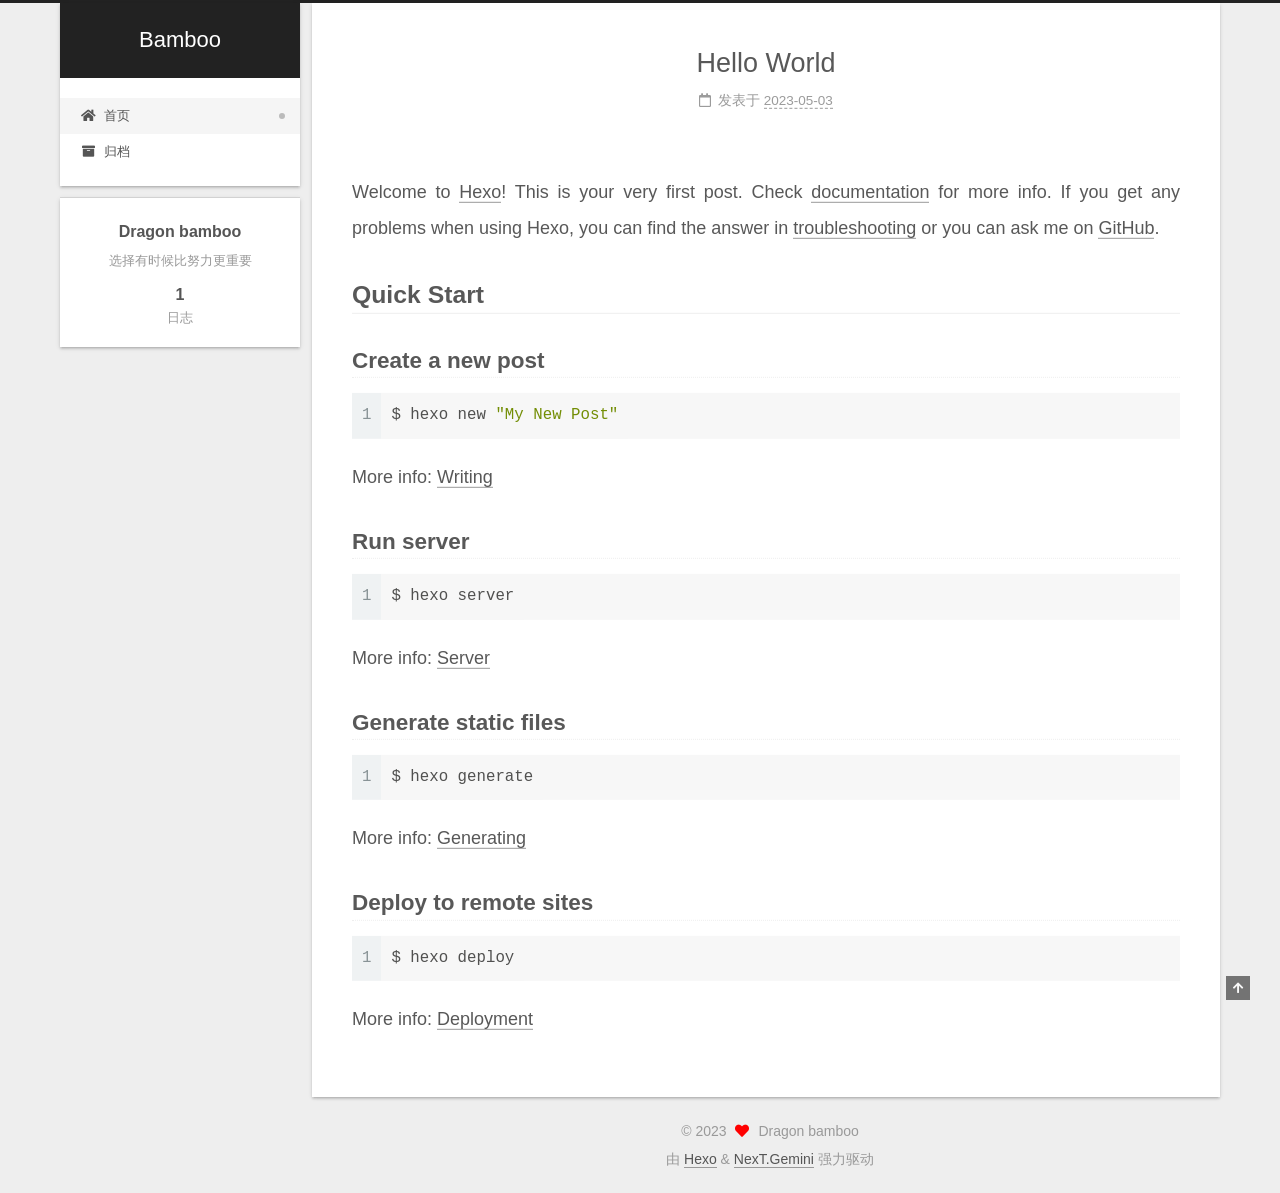
<file: index.html>
<!DOCTYPE html>
<html lang="zh-CN">
<head>
  <meta charset="UTF-8">
<meta name="viewport" content="width=device-width, initial-scale=1, maximum-scale=2">
<meta name="theme-color" content="#222">
<meta name="generator" content="Hexo 6.3.0">
  <link rel="apple-touch-icon" sizes="180x180" href="/images/apple-touch-icon-next.png">
  <link rel="icon" type="image/png" sizes="32x32" href="/images/favicon-32x32-next.png">
  <link rel="icon" type="image/png" sizes="16x16" href="/images/favicon-16x16-next.png">
  <link rel="mask-icon" href="/images/logo.svg" color="#222">

<link rel="stylesheet" href="/css/main.css">


<link rel="stylesheet" href="/lib/font-awesome/css/all.min.css">

<script id="hexo-configurations">
    var NexT = window.NexT || {};
    var CONFIG = {"hostname":"example.com","root":"/","scheme":"Gemini","version":"7.8.0","exturl":false,"sidebar":{"position":"left","display":"post","padding":18,"offset":12,"onmobile":false},"copycode":{"enable":false,"show_result":false,"style":null},"back2top":{"enable":true,"sidebar":false,"scrollpercent":false},"bookmark":{"enable":false,"color":"#222","save":"auto"},"fancybox":false,"mediumzoom":false,"lazyload":false,"pangu":false,"comments":{"style":"tabs","active":null,"storage":true,"lazyload":false,"nav":null},"algolia":{"hits":{"per_page":10},"labels":{"input_placeholder":"Search for Posts","hits_empty":"We didn't find any results for the search: ${query}","hits_stats":"${hits} results found in ${time} ms"}},"localsearch":{"enable":false,"trigger":"auto","top_n_per_article":1,"unescape":false,"preload":false},"motion":{"enable":true,"async":false,"transition":{"post_block":"fadeIn","post_header":"slideDownIn","post_body":"slideDownIn","coll_header":"slideLeftIn","sidebar":"slideUpIn"}}};
  </script>

  <meta name="description" content="选择有时候比努力更重要">
<meta property="og:type" content="website">
<meta property="og:title" content="Bamboo">
<meta property="og:url" content="http://example.com/index.html">
<meta property="og:site_name" content="Bamboo">
<meta property="og:description" content="选择有时候比努力更重要">
<meta property="og:locale" content="zh_CN">
<meta property="article:author" content="Dragon bamboo">
<meta name="twitter:card" content="summary">

<link rel="canonical" href="http://example.com/">


<script id="page-configurations">
  // https://hexo.io/docs/variables.html
  CONFIG.page = {
    sidebar: "",
    isHome : true,
    isPost : false,
    lang   : 'zh-CN'
  };
</script>

  <title>Bamboo</title>
  






  <noscript>
  <style>
  .use-motion .brand,
  .use-motion .menu-item,
  .sidebar-inner,
  .use-motion .post-block,
  .use-motion .pagination,
  .use-motion .comments,
  .use-motion .post-header,
  .use-motion .post-body,
  .use-motion .collection-header { opacity: initial; }

  .use-motion .site-title,
  .use-motion .site-subtitle {
    opacity: initial;
    top: initial;
  }

  .use-motion .logo-line-before i { left: initial; }
  .use-motion .logo-line-after i { right: initial; }
  </style>
</noscript>

</head>

<body itemscope itemtype="http://schema.org/WebPage">
  <div class="container use-motion">
    <div class="headband"></div>

    <header class="header" itemscope itemtype="http://schema.org/WPHeader">
      <div class="header-inner"><div class="site-brand-container">
  <div class="site-nav-toggle">
    <div class="toggle" aria-label="切换导航栏">
      <span class="toggle-line toggle-line-first"></span>
      <span class="toggle-line toggle-line-middle"></span>
      <span class="toggle-line toggle-line-last"></span>
    </div>
  </div>

  <div class="site-meta">

    <a href="/" class="brand" rel="start">
      <span class="logo-line-before"><i></i></span>
      <h1 class="site-title">Bamboo</h1>
      <span class="logo-line-after"><i></i></span>
    </a>
  </div>

  <div class="site-nav-right">
    <div class="toggle popup-trigger">
    </div>
  </div>
</div>




<nav class="site-nav">
  <ul id="menu" class="main-menu menu">
        <li class="menu-item menu-item-home">

    <a href="/" rel="section"><i class="fa fa-home fa-fw"></i>首页</a>

  </li>
        <li class="menu-item menu-item-archives">

    <a href="/archives/" rel="section"><i class="fa fa-archive fa-fw"></i>归档</a>

  </li>
  </ul>
</nav>




</div>
    </header>

    
  <div class="back-to-top">
    <i class="fa fa-arrow-up"></i>
    <span>0%</span>
  </div>


    <main class="main">
      <div class="main-inner">
        <div class="content-wrap">
          

          <div class="content index posts-expand">
            
      
  
  
  <article itemscope itemtype="http://schema.org/Article" class="post-block" lang="zh-CN">
    <link itemprop="mainEntityOfPage" href="http://example.com/2023/05/03/hello-world/">

    <span hidden itemprop="author" itemscope itemtype="http://schema.org/Person">
      <meta itemprop="image" content="/images/avatar.gif">
      <meta itemprop="name" content="Dragon bamboo">
      <meta itemprop="description" content="选择有时候比努力更重要">
    </span>

    <span hidden itemprop="publisher" itemscope itemtype="http://schema.org/Organization">
      <meta itemprop="name" content="Bamboo">
    </span>
      <header class="post-header">
        <h2 class="post-title" itemprop="name headline">
          
            <a href="/2023/05/03/hello-world/" class="post-title-link" itemprop="url">Hello World</a>
        </h2>

        <div class="post-meta">
            <span class="post-meta-item">
              <span class="post-meta-item-icon">
                <i class="far fa-calendar"></i>
              </span>
              <span class="post-meta-item-text">发表于</span>

              <time title="创建时间：2023-05-03 18:02:47" itemprop="dateCreated datePublished" datetime="2023-05-03T18:02:47+08:00">2023-05-03</time>
            </span>

          

        </div>
      </header>

    
    
    
    <div class="post-body" itemprop="articleBody">

      
          <p>Welcome to <a target="_blank" rel="noopener" href="https://hexo.io/">Hexo</a>! This is your very first post. Check <a target="_blank" rel="noopener" href="https://hexo.io/docs/">documentation</a> for more info. If you get any problems when using Hexo, you can find the answer in <a target="_blank" rel="noopener" href="https://hexo.io/docs/troubleshooting.html">troubleshooting</a> or you can ask me on <a target="_blank" rel="noopener" href="https://github.com/hexojs/hexo/issues">GitHub</a>.</p>
<h2 id="Quick-Start"><a href="#Quick-Start" class="headerlink" title="Quick Start"></a>Quick Start</h2><h3 id="Create-a-new-post"><a href="#Create-a-new-post" class="headerlink" title="Create a new post"></a>Create a new post</h3><figure class="highlight bash"><table><tr><td class="gutter"><pre><span class="line">1</span><br></pre></td><td class="code"><pre><span class="line">$ hexo new <span class="string">&quot;My New Post&quot;</span></span><br></pre></td></tr></table></figure>

<p>More info: <a target="_blank" rel="noopener" href="https://hexo.io/docs/writing.html">Writing</a></p>
<h3 id="Run-server"><a href="#Run-server" class="headerlink" title="Run server"></a>Run server</h3><figure class="highlight bash"><table><tr><td class="gutter"><pre><span class="line">1</span><br></pre></td><td class="code"><pre><span class="line">$ hexo server</span><br></pre></td></tr></table></figure>

<p>More info: <a target="_blank" rel="noopener" href="https://hexo.io/docs/server.html">Server</a></p>
<h3 id="Generate-static-files"><a href="#Generate-static-files" class="headerlink" title="Generate static files"></a>Generate static files</h3><figure class="highlight bash"><table><tr><td class="gutter"><pre><span class="line">1</span><br></pre></td><td class="code"><pre><span class="line">$ hexo generate</span><br></pre></td></tr></table></figure>

<p>More info: <a target="_blank" rel="noopener" href="https://hexo.io/docs/generating.html">Generating</a></p>
<h3 id="Deploy-to-remote-sites"><a href="#Deploy-to-remote-sites" class="headerlink" title="Deploy to remote sites"></a>Deploy to remote sites</h3><figure class="highlight bash"><table><tr><td class="gutter"><pre><span class="line">1</span><br></pre></td><td class="code"><pre><span class="line">$ hexo deploy</span><br></pre></td></tr></table></figure>

<p>More info: <a target="_blank" rel="noopener" href="https://hexo.io/docs/one-command-deployment.html">Deployment</a></p>

      
    </div>

    
    
    
      <footer class="post-footer">
        <div class="post-eof"></div>
      </footer>
  </article>
  
  
  


  



          </div>
          

<script>
  window.addEventListener('tabs:register', () => {
    let { activeClass } = CONFIG.comments;
    if (CONFIG.comments.storage) {
      activeClass = localStorage.getItem('comments_active') || activeClass;
    }
    if (activeClass) {
      let activeTab = document.querySelector(`a[href="#comment-${activeClass}"]`);
      if (activeTab) {
        activeTab.click();
      }
    }
  });
  if (CONFIG.comments.storage) {
    window.addEventListener('tabs:click', event => {
      if (!event.target.matches('.tabs-comment .tab-content .tab-pane')) return;
      let commentClass = event.target.classList[1];
      localStorage.setItem('comments_active', commentClass);
    });
  }
</script>

        </div>
          
  
  <div class="toggle sidebar-toggle">
    <span class="toggle-line toggle-line-first"></span>
    <span class="toggle-line toggle-line-middle"></span>
    <span class="toggle-line toggle-line-last"></span>
  </div>

  <aside class="sidebar">
    <div class="sidebar-inner">

      <ul class="sidebar-nav motion-element">
        <li class="sidebar-nav-toc">
          文章目录
        </li>
        <li class="sidebar-nav-overview">
          站点概览
        </li>
      </ul>

      <!--noindex-->
      <div class="post-toc-wrap sidebar-panel">
      </div>
      <!--/noindex-->

      <div class="site-overview-wrap sidebar-panel">
        <div class="site-author motion-element" itemprop="author" itemscope itemtype="http://schema.org/Person">
  <p class="site-author-name" itemprop="name">Dragon bamboo</p>
  <div class="site-description" itemprop="description">选择有时候比努力更重要</div>
</div>
<div class="site-state-wrap motion-element">
  <nav class="site-state">
      <div class="site-state-item site-state-posts">
          <a href="/archives/">
        
          <span class="site-state-item-count">1</span>
          <span class="site-state-item-name">日志</span>
        </a>
      </div>
  </nav>
</div>



      </div>

    </div>
  </aside>
  <div id="sidebar-dimmer"></div>


      </div>
    </main>

    <footer class="footer">
      <div class="footer-inner">
        

        

<div class="copyright">
  
  &copy; 
  <span itemprop="copyrightYear">2023</span>
  <span class="with-love">
    <i class="fa fa-heart"></i>
  </span>
  <span class="author" itemprop="copyrightHolder">Dragon bamboo</span>
</div>
  <div class="powered-by">由 <a href="https://hexo.io/" class="theme-link" rel="noopener" target="_blank">Hexo</a> & <a href="https://theme-next.org/" class="theme-link" rel="noopener" target="_blank">NexT.Gemini</a> 强力驱动
  </div>

        








      </div>
    </footer>
  </div>

  
  <script src="/lib/anime.min.js"></script>
  <script src="/lib/velocity/velocity.min.js"></script>
  <script src="/lib/velocity/velocity.ui.min.js"></script>

<script src="/js/utils.js"></script>

<script src="/js/motion.js"></script>


<script src="/js/schemes/pisces.js"></script>


<script src="/js/next-boot.js"></script>




  















  

  

</body>
</html>
</file>
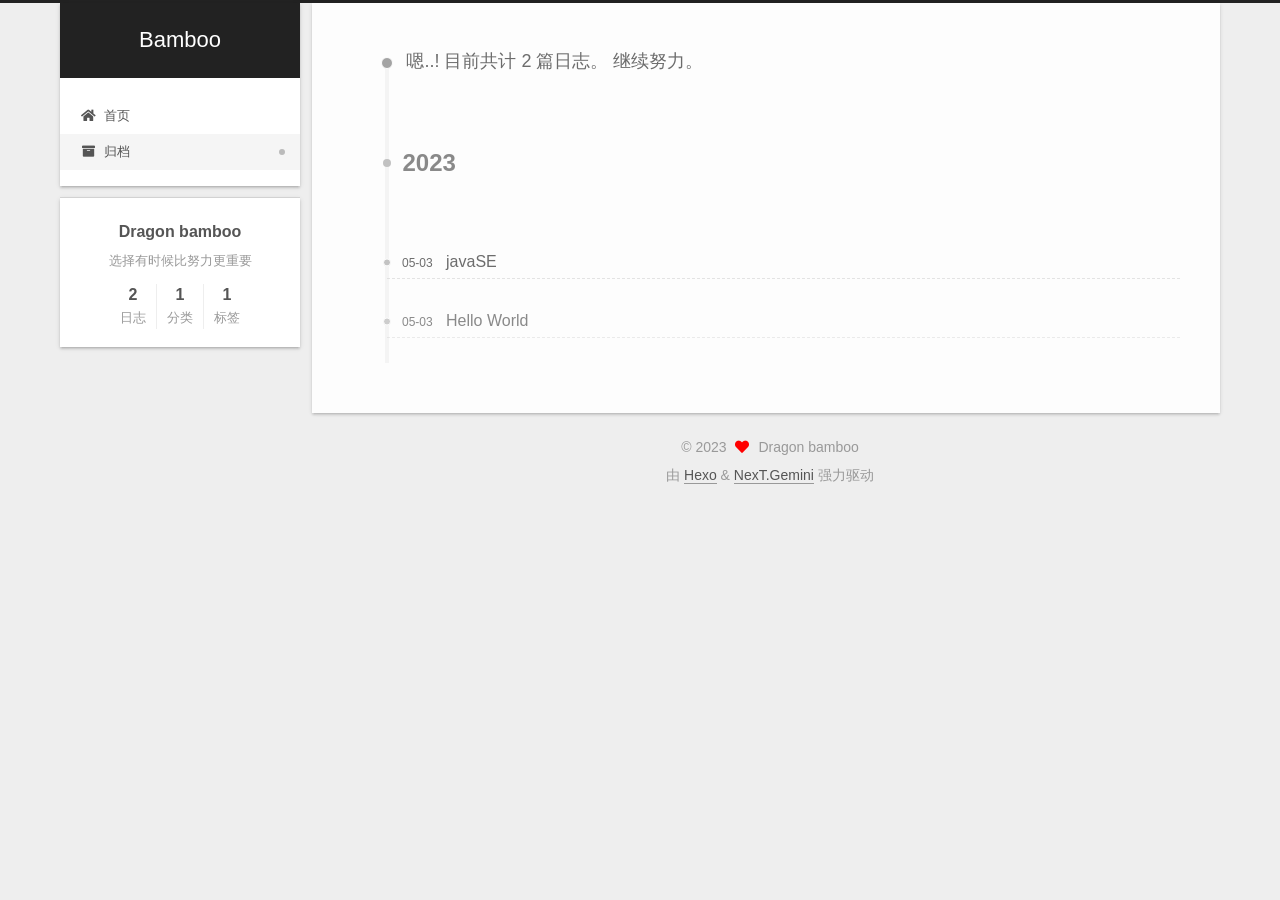
<file: archives/index.html>
<!DOCTYPE html>
<html lang="zh-CN">
<head>
  <meta charset="UTF-8">
<meta name="viewport" content="width=device-width, initial-scale=1, maximum-scale=2">
<meta name="theme-color" content="#222">
<meta name="generator" content="Hexo 6.3.0">
  <link rel="apple-touch-icon" sizes="180x180" href="/images/apple-touch-icon-next.png">
  <link rel="icon" type="image/png" sizes="32x32" href="/images/favicon-32x32-next.png">
  <link rel="icon" type="image/png" sizes="16x16" href="/images/favicon-16x16-next.png">
  <link rel="mask-icon" href="/images/logo.svg" color="#222">

<link rel="stylesheet" href="/css/main.css">


<link rel="stylesheet" href="/lib/font-awesome/css/all.min.css">

<script id="hexo-configurations">
    var NexT = window.NexT || {};
    var CONFIG = {"hostname":"example.com","root":"/","scheme":"Gemini","version":"7.8.0","exturl":false,"sidebar":{"position":"left","display":"post","padding":18,"offset":12,"onmobile":false},"copycode":{"enable":false,"show_result":false,"style":null},"back2top":{"enable":true,"sidebar":false,"scrollpercent":false},"bookmark":{"enable":false,"color":"#222","save":"auto"},"fancybox":false,"mediumzoom":false,"lazyload":false,"pangu":false,"comments":{"style":"tabs","active":null,"storage":true,"lazyload":false,"nav":null},"algolia":{"hits":{"per_page":10},"labels":{"input_placeholder":"Search for Posts","hits_empty":"We didn't find any results for the search: ${query}","hits_stats":"${hits} results found in ${time} ms"}},"localsearch":{"enable":false,"trigger":"auto","top_n_per_article":1,"unescape":false,"preload":false},"motion":{"enable":true,"async":false,"transition":{"post_block":"fadeIn","post_header":"slideDownIn","post_body":"slideDownIn","coll_header":"slideLeftIn","sidebar":"slideUpIn"}}};
  </script>

  <meta name="description" content="选择有时候比努力更重要">
<meta property="og:type" content="website">
<meta property="og:title" content="Bamboo">
<meta property="og:url" content="http://example.com/archives/index.html">
<meta property="og:site_name" content="Bamboo">
<meta property="og:description" content="选择有时候比努力更重要">
<meta property="og:locale" content="zh_CN">
<meta property="article:author" content="Dragon bamboo">
<meta name="twitter:card" content="summary">

<link rel="canonical" href="http://example.com/archives/">


<script id="page-configurations">
  // https://hexo.io/docs/variables.html
  CONFIG.page = {
    sidebar: "",
    isHome : false,
    isPost : false,
    lang   : 'zh-CN'
  };
</script>

  <title>归档 | Bamboo</title>
  






  <noscript>
  <style>
  .use-motion .brand,
  .use-motion .menu-item,
  .sidebar-inner,
  .use-motion .post-block,
  .use-motion .pagination,
  .use-motion .comments,
  .use-motion .post-header,
  .use-motion .post-body,
  .use-motion .collection-header { opacity: initial; }

  .use-motion .site-title,
  .use-motion .site-subtitle {
    opacity: initial;
    top: initial;
  }

  .use-motion .logo-line-before i { left: initial; }
  .use-motion .logo-line-after i { right: initial; }
  </style>
</noscript>

</head>

<body itemscope itemtype="http://schema.org/WebPage">
  <div class="container use-motion">
    <div class="headband"></div>

    <header class="header" itemscope itemtype="http://schema.org/WPHeader">
      <div class="header-inner"><div class="site-brand-container">
  <div class="site-nav-toggle">
    <div class="toggle" aria-label="切换导航栏">
      <span class="toggle-line toggle-line-first"></span>
      <span class="toggle-line toggle-line-middle"></span>
      <span class="toggle-line toggle-line-last"></span>
    </div>
  </div>

  <div class="site-meta">

    <a href="/" class="brand" rel="start">
      <span class="logo-line-before"><i></i></span>
      <h1 class="site-title">Bamboo</h1>
      <span class="logo-line-after"><i></i></span>
    </a>
  </div>

  <div class="site-nav-right">
    <div class="toggle popup-trigger">
    </div>
  </div>
</div>




<nav class="site-nav">
  <ul id="menu" class="main-menu menu">
        <li class="menu-item menu-item-home">

    <a href="/" rel="section"><i class="fa fa-home fa-fw"></i>首页</a>

  </li>
        <li class="menu-item menu-item-archives">

    <a href="/archives/" rel="section"><i class="fa fa-archive fa-fw"></i>归档</a>

  </li>
  </ul>
</nav>




</div>
    </header>

    
  <div class="back-to-top">
    <i class="fa fa-arrow-up"></i>
    <span>0%</span>
  </div>


    <main class="main">
      <div class="main-inner">
        <div class="content-wrap">
          

          <div class="content archive">
            

  
  
  
  <div class="post-block">
    <div class="posts-collapse">
      <div class="collection-title">
        <span class="collection-header">嗯..! 目前共计 2 篇日志。 继续努力。</span>
      </div>

      
    <div class="collection-year">
      <span class="collection-header">2023</span>
    </div>

  <article itemscope itemtype="http://schema.org/Article">
    <header class="post-header">

      <div class="post-meta">
        <time itemprop="dateCreated"
              datetime="2023-05-03T21:31:31+08:00"
              content="2023-05-03">
          05-03
        </time>
      </div>

      <div class="post-title">
          <a class="post-title-link" href="/2023/05/03/javaSE/" itemprop="url">
            <span itemprop="name">javaSE</span>
          </a>
      </div>

    </header>
  </article>

  <article itemscope itemtype="http://schema.org/Article">
    <header class="post-header">

      <div class="post-meta">
        <time itemprop="dateCreated"
              datetime="2023-05-03T18:02:47+08:00"
              content="2023-05-03">
          05-03
        </time>
      </div>

      <div class="post-title">
          <a class="post-title-link" href="/2023/05/03/hello-world/" itemprop="url">
            <span itemprop="name">Hello World</span>
          </a>
      </div>

    </header>
  </article>


    </div>
  </div>
  
  
  

  



          </div>
          

<script>
  window.addEventListener('tabs:register', () => {
    let { activeClass } = CONFIG.comments;
    if (CONFIG.comments.storage) {
      activeClass = localStorage.getItem('comments_active') || activeClass;
    }
    if (activeClass) {
      let activeTab = document.querySelector(`a[href="#comment-${activeClass}"]`);
      if (activeTab) {
        activeTab.click();
      }
    }
  });
  if (CONFIG.comments.storage) {
    window.addEventListener('tabs:click', event => {
      if (!event.target.matches('.tabs-comment .tab-content .tab-pane')) return;
      let commentClass = event.target.classList[1];
      localStorage.setItem('comments_active', commentClass);
    });
  }
</script>

        </div>
          
  
  <div class="toggle sidebar-toggle">
    <span class="toggle-line toggle-line-first"></span>
    <span class="toggle-line toggle-line-middle"></span>
    <span class="toggle-line toggle-line-last"></span>
  </div>

  <aside class="sidebar">
    <div class="sidebar-inner">

      <ul class="sidebar-nav motion-element">
        <li class="sidebar-nav-toc">
          文章目录
        </li>
        <li class="sidebar-nav-overview">
          站点概览
        </li>
      </ul>

      <!--noindex-->
      <div class="post-toc-wrap sidebar-panel">
      </div>
      <!--/noindex-->

      <div class="site-overview-wrap sidebar-panel">
        <div class="site-author motion-element" itemprop="author" itemscope itemtype="http://schema.org/Person">
  <p class="site-author-name" itemprop="name">Dragon bamboo</p>
  <div class="site-description" itemprop="description">选择有时候比努力更重要</div>
</div>
<div class="site-state-wrap motion-element">
  <nav class="site-state">
      <div class="site-state-item site-state-posts">
          <a href="/archives/">
        
          <span class="site-state-item-count">2</span>
          <span class="site-state-item-name">日志</span>
        </a>
      </div>
      <div class="site-state-item site-state-categories">
        <span class="site-state-item-count">1</span>
        <span class="site-state-item-name">分类</span>
      </div>
      <div class="site-state-item site-state-tags">
        <span class="site-state-item-count">1</span>
        <span class="site-state-item-name">标签</span>
      </div>
  </nav>
</div>



      </div>

    </div>
  </aside>
  <div id="sidebar-dimmer"></div>


      </div>
    </main>

    <footer class="footer">
      <div class="footer-inner">
        

        

<div class="copyright">
  
  &copy; 
  <span itemprop="copyrightYear">2023</span>
  <span class="with-love">
    <i class="fa fa-heart"></i>
  </span>
  <span class="author" itemprop="copyrightHolder">Dragon bamboo</span>
</div>
  <div class="powered-by">由 <a href="https://hexo.io/" class="theme-link" rel="noopener" target="_blank">Hexo</a> & <a href="https://theme-next.org/" class="theme-link" rel="noopener" target="_blank">NexT.Gemini</a> 强力驱动
  </div>

        








      </div>
    </footer>
  </div>

  
  <script src="/lib/anime.min.js"></script>
  <script src="/lib/velocity/velocity.min.js"></script>
  <script src="/lib/velocity/velocity.ui.min.js"></script>

<script src="/js/utils.js"></script>

<script src="/js/motion.js"></script>


<script src="/js/schemes/pisces.js"></script>


<script src="/js/next-boot.js"></script>




  















  

  

</body>
</html>
</file>
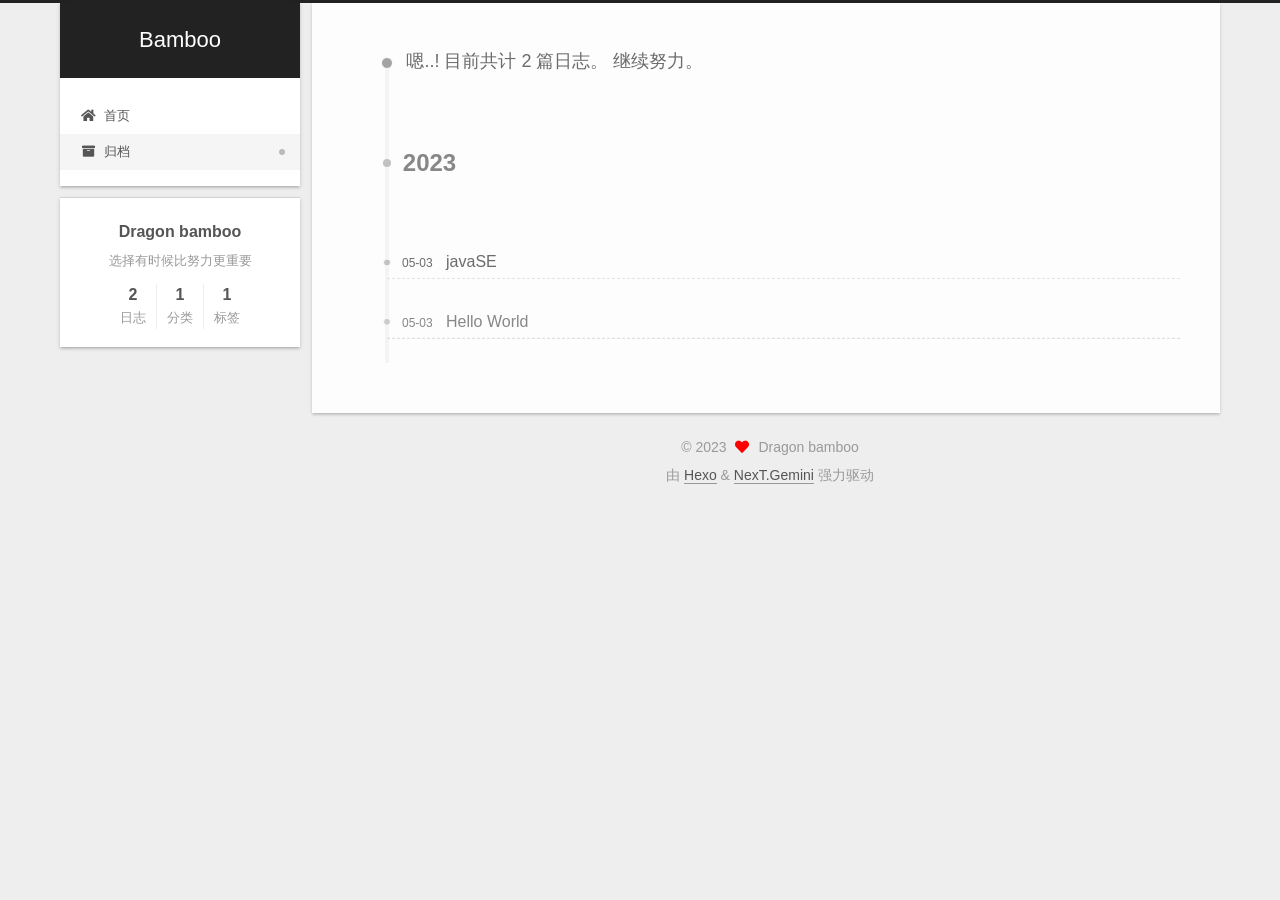
<file: archives/2023/index.html>
<!DOCTYPE html>
<html lang="zh-CN">
<head>
  <meta charset="UTF-8">
<meta name="viewport" content="width=device-width, initial-scale=1, maximum-scale=2">
<meta name="theme-color" content="#222">
<meta name="generator" content="Hexo 6.3.0">
  <link rel="apple-touch-icon" sizes="180x180" href="/images/apple-touch-icon-next.png">
  <link rel="icon" type="image/png" sizes="32x32" href="/images/favicon-32x32-next.png">
  <link rel="icon" type="image/png" sizes="16x16" href="/images/favicon-16x16-next.png">
  <link rel="mask-icon" href="/images/logo.svg" color="#222">

<link rel="stylesheet" href="/css/main.css">


<link rel="stylesheet" href="/lib/font-awesome/css/all.min.css">

<script id="hexo-configurations">
    var NexT = window.NexT || {};
    var CONFIG = {"hostname":"example.com","root":"/","scheme":"Gemini","version":"7.8.0","exturl":false,"sidebar":{"position":"left","display":"post","padding":18,"offset":12,"onmobile":false},"copycode":{"enable":false,"show_result":false,"style":null},"back2top":{"enable":true,"sidebar":false,"scrollpercent":false},"bookmark":{"enable":false,"color":"#222","save":"auto"},"fancybox":false,"mediumzoom":false,"lazyload":false,"pangu":false,"comments":{"style":"tabs","active":null,"storage":true,"lazyload":false,"nav":null},"algolia":{"hits":{"per_page":10},"labels":{"input_placeholder":"Search for Posts","hits_empty":"We didn't find any results for the search: ${query}","hits_stats":"${hits} results found in ${time} ms"}},"localsearch":{"enable":false,"trigger":"auto","top_n_per_article":1,"unescape":false,"preload":false},"motion":{"enable":true,"async":false,"transition":{"post_block":"fadeIn","post_header":"slideDownIn","post_body":"slideDownIn","coll_header":"slideLeftIn","sidebar":"slideUpIn"}}};
  </script>

  <meta name="description" content="选择有时候比努力更重要">
<meta property="og:type" content="website">
<meta property="og:title" content="Bamboo">
<meta property="og:url" content="http://example.com/archives/2023/index.html">
<meta property="og:site_name" content="Bamboo">
<meta property="og:description" content="选择有时候比努力更重要">
<meta property="og:locale" content="zh_CN">
<meta property="article:author" content="Dragon bamboo">
<meta name="twitter:card" content="summary">

<link rel="canonical" href="http://example.com/archives/2023/">


<script id="page-configurations">
  // https://hexo.io/docs/variables.html
  CONFIG.page = {
    sidebar: "",
    isHome : false,
    isPost : false,
    lang   : 'zh-CN'
  };
</script>

  <title>归档 | Bamboo</title>
  






  <noscript>
  <style>
  .use-motion .brand,
  .use-motion .menu-item,
  .sidebar-inner,
  .use-motion .post-block,
  .use-motion .pagination,
  .use-motion .comments,
  .use-motion .post-header,
  .use-motion .post-body,
  .use-motion .collection-header { opacity: initial; }

  .use-motion .site-title,
  .use-motion .site-subtitle {
    opacity: initial;
    top: initial;
  }

  .use-motion .logo-line-before i { left: initial; }
  .use-motion .logo-line-after i { right: initial; }
  </style>
</noscript>

</head>

<body itemscope itemtype="http://schema.org/WebPage">
  <div class="container use-motion">
    <div class="headband"></div>

    <header class="header" itemscope itemtype="http://schema.org/WPHeader">
      <div class="header-inner"><div class="site-brand-container">
  <div class="site-nav-toggle">
    <div class="toggle" aria-label="切换导航栏">
      <span class="toggle-line toggle-line-first"></span>
      <span class="toggle-line toggle-line-middle"></span>
      <span class="toggle-line toggle-line-last"></span>
    </div>
  </div>

  <div class="site-meta">

    <a href="/" class="brand" rel="start">
      <span class="logo-line-before"><i></i></span>
      <h1 class="site-title">Bamboo</h1>
      <span class="logo-line-after"><i></i></span>
    </a>
  </div>

  <div class="site-nav-right">
    <div class="toggle popup-trigger">
    </div>
  </div>
</div>




<nav class="site-nav">
  <ul id="menu" class="main-menu menu">
        <li class="menu-item menu-item-home">

    <a href="/" rel="section"><i class="fa fa-home fa-fw"></i>首页</a>

  </li>
        <li class="menu-item menu-item-archives">

    <a href="/archives/" rel="section"><i class="fa fa-archive fa-fw"></i>归档</a>

  </li>
  </ul>
</nav>




</div>
    </header>

    
  <div class="back-to-top">
    <i class="fa fa-arrow-up"></i>
    <span>0%</span>
  </div>


    <main class="main">
      <div class="main-inner">
        <div class="content-wrap">
          

          <div class="content archive">
            

  
  
  
  <div class="post-block">
    <div class="posts-collapse">
      <div class="collection-title">
        <span class="collection-header">嗯..! 目前共计 2 篇日志。 继续努力。</span>
      </div>

      
    <div class="collection-year">
      <span class="collection-header">2023</span>
    </div>

  <article itemscope itemtype="http://schema.org/Article">
    <header class="post-header">

      <div class="post-meta">
        <time itemprop="dateCreated"
              datetime="2023-05-03T21:31:31+08:00"
              content="2023-05-03">
          05-03
        </time>
      </div>

      <div class="post-title">
          <a class="post-title-link" href="/2023/05/03/javaSE/" itemprop="url">
            <span itemprop="name">javaSE</span>
          </a>
      </div>

    </header>
  </article>

  <article itemscope itemtype="http://schema.org/Article">
    <header class="post-header">

      <div class="post-meta">
        <time itemprop="dateCreated"
              datetime="2023-05-03T18:02:47+08:00"
              content="2023-05-03">
          05-03
        </time>
      </div>

      <div class="post-title">
          <a class="post-title-link" href="/2023/05/03/hello-world/" itemprop="url">
            <span itemprop="name">Hello World</span>
          </a>
      </div>

    </header>
  </article>


    </div>
  </div>
  
  
  

  



          </div>
          

<script>
  window.addEventListener('tabs:register', () => {
    let { activeClass } = CONFIG.comments;
    if (CONFIG.comments.storage) {
      activeClass = localStorage.getItem('comments_active') || activeClass;
    }
    if (activeClass) {
      let activeTab = document.querySelector(`a[href="#comment-${activeClass}"]`);
      if (activeTab) {
        activeTab.click();
      }
    }
  });
  if (CONFIG.comments.storage) {
    window.addEventListener('tabs:click', event => {
      if (!event.target.matches('.tabs-comment .tab-content .tab-pane')) return;
      let commentClass = event.target.classList[1];
      localStorage.setItem('comments_active', commentClass);
    });
  }
</script>

        </div>
          
  
  <div class="toggle sidebar-toggle">
    <span class="toggle-line toggle-line-first"></span>
    <span class="toggle-line toggle-line-middle"></span>
    <span class="toggle-line toggle-line-last"></span>
  </div>

  <aside class="sidebar">
    <div class="sidebar-inner">

      <ul class="sidebar-nav motion-element">
        <li class="sidebar-nav-toc">
          文章目录
        </li>
        <li class="sidebar-nav-overview">
          站点概览
        </li>
      </ul>

      <!--noindex-->
      <div class="post-toc-wrap sidebar-panel">
      </div>
      <!--/noindex-->

      <div class="site-overview-wrap sidebar-panel">
        <div class="site-author motion-element" itemprop="author" itemscope itemtype="http://schema.org/Person">
  <p class="site-author-name" itemprop="name">Dragon bamboo</p>
  <div class="site-description" itemprop="description">选择有时候比努力更重要</div>
</div>
<div class="site-state-wrap motion-element">
  <nav class="site-state">
      <div class="site-state-item site-state-posts">
          <a href="/archives/">
        
          <span class="site-state-item-count">2</span>
          <span class="site-state-item-name">日志</span>
        </a>
      </div>
      <div class="site-state-item site-state-categories">
        <span class="site-state-item-count">1</span>
        <span class="site-state-item-name">分类</span>
      </div>
      <div class="site-state-item site-state-tags">
        <span class="site-state-item-count">1</span>
        <span class="site-state-item-name">标签</span>
      </div>
  </nav>
</div>



      </div>

    </div>
  </aside>
  <div id="sidebar-dimmer"></div>


      </div>
    </main>

    <footer class="footer">
      <div class="footer-inner">
        

        

<div class="copyright">
  
  &copy; 
  <span itemprop="copyrightYear">2023</span>
  <span class="with-love">
    <i class="fa fa-heart"></i>
  </span>
  <span class="author" itemprop="copyrightHolder">Dragon bamboo</span>
</div>
  <div class="powered-by">由 <a href="https://hexo.io/" class="theme-link" rel="noopener" target="_blank">Hexo</a> & <a href="https://theme-next.org/" class="theme-link" rel="noopener" target="_blank">NexT.Gemini</a> 强力驱动
  </div>

        








      </div>
    </footer>
  </div>

  
  <script src="/lib/anime.min.js"></script>
  <script src="/lib/velocity/velocity.min.js"></script>
  <script src="/lib/velocity/velocity.ui.min.js"></script>

<script src="/js/utils.js"></script>

<script src="/js/motion.js"></script>


<script src="/js/schemes/pisces.js"></script>


<script src="/js/next-boot.js"></script>




  















  

  

</body>
</html>
</file>
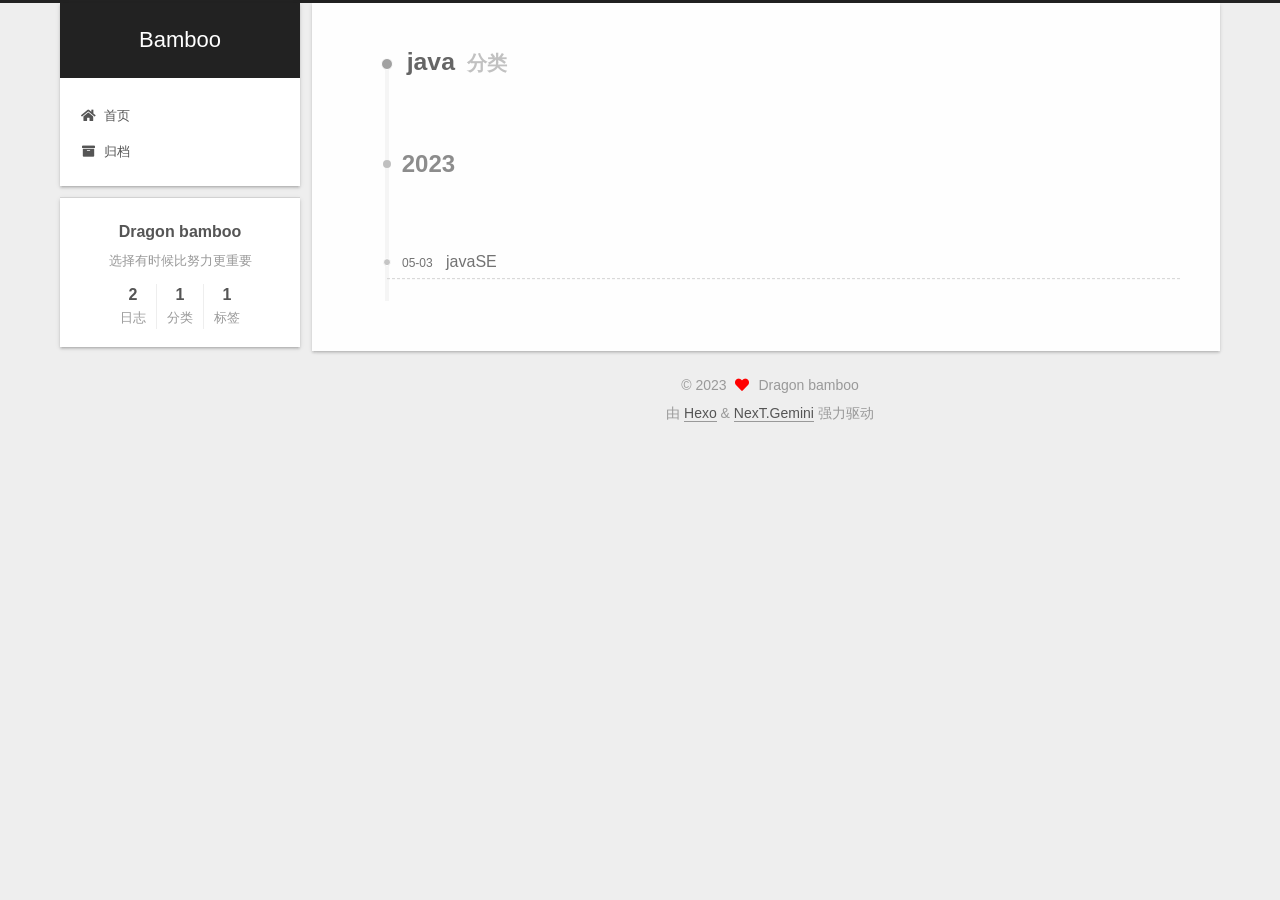
<file: categories/java/index.html>
<!DOCTYPE html>
<html lang="zh-CN">
<head>
  <meta charset="UTF-8">
<meta name="viewport" content="width=device-width, initial-scale=1, maximum-scale=2">
<meta name="theme-color" content="#222">
<meta name="generator" content="Hexo 6.3.0">
  <link rel="apple-touch-icon" sizes="180x180" href="/images/apple-touch-icon-next.png">
  <link rel="icon" type="image/png" sizes="32x32" href="/images/favicon-32x32-next.png">
  <link rel="icon" type="image/png" sizes="16x16" href="/images/favicon-16x16-next.png">
  <link rel="mask-icon" href="/images/logo.svg" color="#222">

<link rel="stylesheet" href="/css/main.css">


<link rel="stylesheet" href="/lib/font-awesome/css/all.min.css">

<script id="hexo-configurations">
    var NexT = window.NexT || {};
    var CONFIG = {"hostname":"example.com","root":"/","scheme":"Gemini","version":"7.8.0","exturl":false,"sidebar":{"position":"left","display":"post","padding":18,"offset":12,"onmobile":false},"copycode":{"enable":false,"show_result":false,"style":null},"back2top":{"enable":true,"sidebar":false,"scrollpercent":false},"bookmark":{"enable":false,"color":"#222","save":"auto"},"fancybox":false,"mediumzoom":false,"lazyload":false,"pangu":false,"comments":{"style":"tabs","active":null,"storage":true,"lazyload":false,"nav":null},"algolia":{"hits":{"per_page":10},"labels":{"input_placeholder":"Search for Posts","hits_empty":"We didn't find any results for the search: ${query}","hits_stats":"${hits} results found in ${time} ms"}},"localsearch":{"enable":false,"trigger":"auto","top_n_per_article":1,"unescape":false,"preload":false},"motion":{"enable":true,"async":false,"transition":{"post_block":"fadeIn","post_header":"slideDownIn","post_body":"slideDownIn","coll_header":"slideLeftIn","sidebar":"slideUpIn"}}};
  </script>

  <meta name="description" content="选择有时候比努力更重要">
<meta property="og:type" content="website">
<meta property="og:title" content="Bamboo">
<meta property="og:url" content="http://example.com/categories/java/index.html">
<meta property="og:site_name" content="Bamboo">
<meta property="og:description" content="选择有时候比努力更重要">
<meta property="og:locale" content="zh_CN">
<meta property="article:author" content="Dragon bamboo">
<meta name="twitter:card" content="summary">

<link rel="canonical" href="http://example.com/categories/java/">


<script id="page-configurations">
  // https://hexo.io/docs/variables.html
  CONFIG.page = {
    sidebar: "",
    isHome : false,
    isPost : false,
    lang   : 'zh-CN'
  };
</script>

  <title>分类: java | Bamboo</title>
  






  <noscript>
  <style>
  .use-motion .brand,
  .use-motion .menu-item,
  .sidebar-inner,
  .use-motion .post-block,
  .use-motion .pagination,
  .use-motion .comments,
  .use-motion .post-header,
  .use-motion .post-body,
  .use-motion .collection-header { opacity: initial; }

  .use-motion .site-title,
  .use-motion .site-subtitle {
    opacity: initial;
    top: initial;
  }

  .use-motion .logo-line-before i { left: initial; }
  .use-motion .logo-line-after i { right: initial; }
  </style>
</noscript>

</head>

<body itemscope itemtype="http://schema.org/WebPage">
  <div class="container use-motion">
    <div class="headband"></div>

    <header class="header" itemscope itemtype="http://schema.org/WPHeader">
      <div class="header-inner"><div class="site-brand-container">
  <div class="site-nav-toggle">
    <div class="toggle" aria-label="切换导航栏">
      <span class="toggle-line toggle-line-first"></span>
      <span class="toggle-line toggle-line-middle"></span>
      <span class="toggle-line toggle-line-last"></span>
    </div>
  </div>

  <div class="site-meta">

    <a href="/" class="brand" rel="start">
      <span class="logo-line-before"><i></i></span>
      <h1 class="site-title">Bamboo</h1>
      <span class="logo-line-after"><i></i></span>
    </a>
  </div>

  <div class="site-nav-right">
    <div class="toggle popup-trigger">
    </div>
  </div>
</div>




<nav class="site-nav">
  <ul id="menu" class="main-menu menu">
        <li class="menu-item menu-item-home">

    <a href="/" rel="section"><i class="fa fa-home fa-fw"></i>首页</a>

  </li>
        <li class="menu-item menu-item-archives">

    <a href="/archives/" rel="section"><i class="fa fa-archive fa-fw"></i>归档</a>

  </li>
  </ul>
</nav>




</div>
    </header>

    
  <div class="back-to-top">
    <i class="fa fa-arrow-up"></i>
    <span>0%</span>
  </div>


    <main class="main">
      <div class="main-inner">
        <div class="content-wrap">
          

          <div class="content category">
            

  
  
  
  <div class="post-block">
    <div class="posts-collapse">
      <div class="collection-title">
        <h2 class="collection-header">java
          <small>分类</small>
        </h2>
      </div>

      
    <div class="collection-year">
      <span class="collection-header">2023</span>
    </div>

  <article itemscope itemtype="http://schema.org/Article">
    <header class="post-header">

      <div class="post-meta">
        <time itemprop="dateCreated"
              datetime="2023-05-03T21:31:31+08:00"
              content="2023-05-03">
          05-03
        </time>
      </div>

      <div class="post-title">
          <a class="post-title-link" href="/2023/05/03/javaSE/" itemprop="url">
            <span itemprop="name">javaSE</span>
          </a>
      </div>

    </header>
  </article>

    </div>
  </div>
  
  
  

  



          </div>
          

<script>
  window.addEventListener('tabs:register', () => {
    let { activeClass } = CONFIG.comments;
    if (CONFIG.comments.storage) {
      activeClass = localStorage.getItem('comments_active') || activeClass;
    }
    if (activeClass) {
      let activeTab = document.querySelector(`a[href="#comment-${activeClass}"]`);
      if (activeTab) {
        activeTab.click();
      }
    }
  });
  if (CONFIG.comments.storage) {
    window.addEventListener('tabs:click', event => {
      if (!event.target.matches('.tabs-comment .tab-content .tab-pane')) return;
      let commentClass = event.target.classList[1];
      localStorage.setItem('comments_active', commentClass);
    });
  }
</script>

        </div>
          
  
  <div class="toggle sidebar-toggle">
    <span class="toggle-line toggle-line-first"></span>
    <span class="toggle-line toggle-line-middle"></span>
    <span class="toggle-line toggle-line-last"></span>
  </div>

  <aside class="sidebar">
    <div class="sidebar-inner">

      <ul class="sidebar-nav motion-element">
        <li class="sidebar-nav-toc">
          文章目录
        </li>
        <li class="sidebar-nav-overview">
          站点概览
        </li>
      </ul>

      <!--noindex-->
      <div class="post-toc-wrap sidebar-panel">
      </div>
      <!--/noindex-->

      <div class="site-overview-wrap sidebar-panel">
        <div class="site-author motion-element" itemprop="author" itemscope itemtype="http://schema.org/Person">
  <p class="site-author-name" itemprop="name">Dragon bamboo</p>
  <div class="site-description" itemprop="description">选择有时候比努力更重要</div>
</div>
<div class="site-state-wrap motion-element">
  <nav class="site-state">
      <div class="site-state-item site-state-posts">
          <a href="/archives/">
        
          <span class="site-state-item-count">2</span>
          <span class="site-state-item-name">日志</span>
        </a>
      </div>
      <div class="site-state-item site-state-categories">
        <span class="site-state-item-count">1</span>
        <span class="site-state-item-name">分类</span>
      </div>
      <div class="site-state-item site-state-tags">
        <span class="site-state-item-count">1</span>
        <span class="site-state-item-name">标签</span>
      </div>
  </nav>
</div>



      </div>

    </div>
  </aside>
  <div id="sidebar-dimmer"></div>


      </div>
    </main>

    <footer class="footer">
      <div class="footer-inner">
        

        

<div class="copyright">
  
  &copy; 
  <span itemprop="copyrightYear">2023</span>
  <span class="with-love">
    <i class="fa fa-heart"></i>
  </span>
  <span class="author" itemprop="copyrightHolder">Dragon bamboo</span>
</div>
  <div class="powered-by">由 <a href="https://hexo.io/" class="theme-link" rel="noopener" target="_blank">Hexo</a> & <a href="https://theme-next.org/" class="theme-link" rel="noopener" target="_blank">NexT.Gemini</a> 强力驱动
  </div>

        








      </div>
    </footer>
  </div>

  
  <script src="/lib/anime.min.js"></script>
  <script src="/lib/velocity/velocity.min.js"></script>
  <script src="/lib/velocity/velocity.ui.min.js"></script>

<script src="/js/utils.js"></script>

<script src="/js/motion.js"></script>


<script src="/js/schemes/pisces.js"></script>


<script src="/js/next-boot.js"></script>




  















  

  

</body>
</html>
</file>
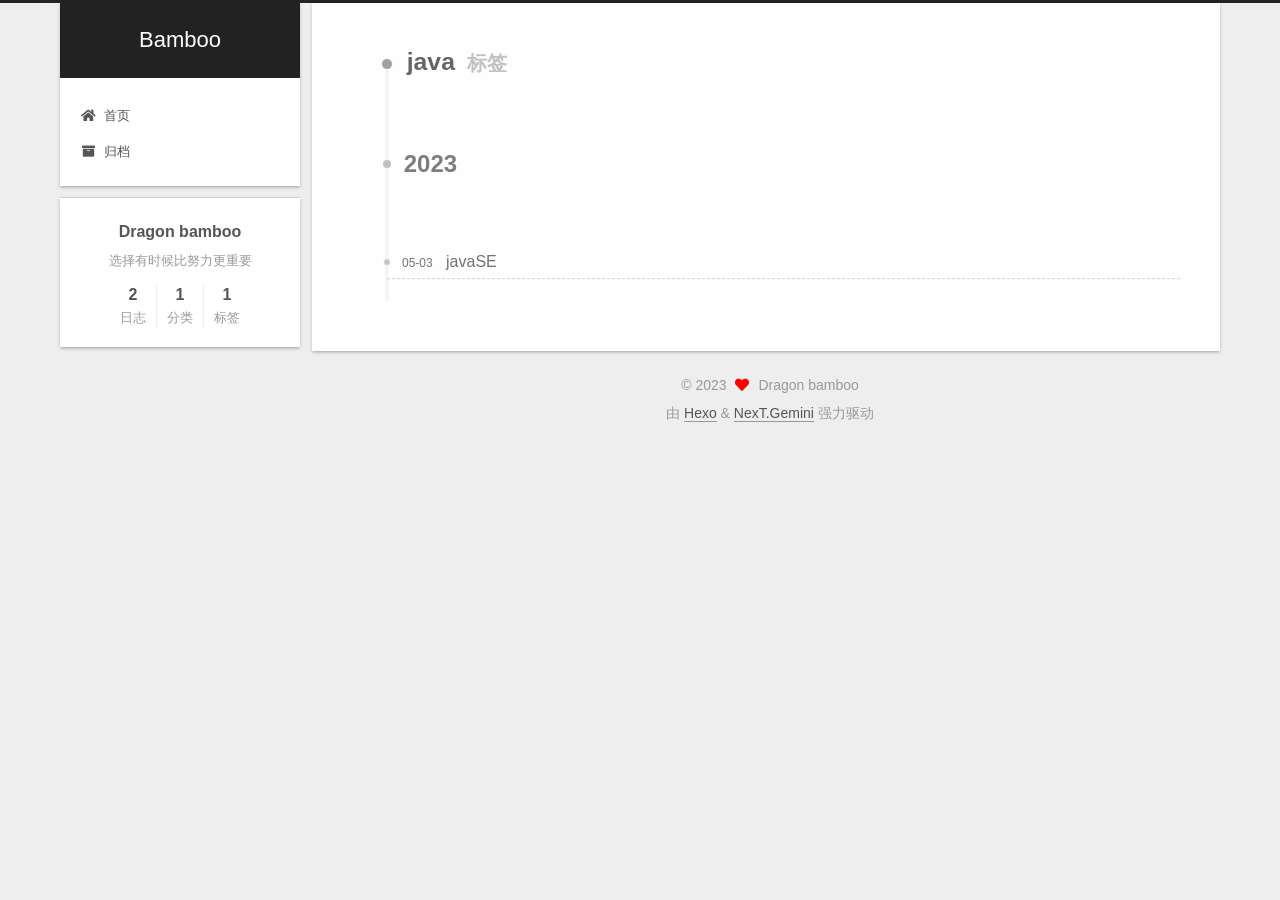
<file: tags/java/index.html>
<!DOCTYPE html>
<html lang="zh-CN">
<head>
  <meta charset="UTF-8">
<meta name="viewport" content="width=device-width, initial-scale=1, maximum-scale=2">
<meta name="theme-color" content="#222">
<meta name="generator" content="Hexo 6.3.0">
  <link rel="apple-touch-icon" sizes="180x180" href="/images/apple-touch-icon-next.png">
  <link rel="icon" type="image/png" sizes="32x32" href="/images/favicon-32x32-next.png">
  <link rel="icon" type="image/png" sizes="16x16" href="/images/favicon-16x16-next.png">
  <link rel="mask-icon" href="/images/logo.svg" color="#222">

<link rel="stylesheet" href="/css/main.css">


<link rel="stylesheet" href="/lib/font-awesome/css/all.min.css">

<script id="hexo-configurations">
    var NexT = window.NexT || {};
    var CONFIG = {"hostname":"example.com","root":"/","scheme":"Gemini","version":"7.8.0","exturl":false,"sidebar":{"position":"left","display":"post","padding":18,"offset":12,"onmobile":false},"copycode":{"enable":false,"show_result":false,"style":null},"back2top":{"enable":true,"sidebar":false,"scrollpercent":false},"bookmark":{"enable":false,"color":"#222","save":"auto"},"fancybox":false,"mediumzoom":false,"lazyload":false,"pangu":false,"comments":{"style":"tabs","active":null,"storage":true,"lazyload":false,"nav":null},"algolia":{"hits":{"per_page":10},"labels":{"input_placeholder":"Search for Posts","hits_empty":"We didn't find any results for the search: ${query}","hits_stats":"${hits} results found in ${time} ms"}},"localsearch":{"enable":false,"trigger":"auto","top_n_per_article":1,"unescape":false,"preload":false},"motion":{"enable":true,"async":false,"transition":{"post_block":"fadeIn","post_header":"slideDownIn","post_body":"slideDownIn","coll_header":"slideLeftIn","sidebar":"slideUpIn"}}};
  </script>

  <meta name="description" content="选择有时候比努力更重要">
<meta property="og:type" content="website">
<meta property="og:title" content="Bamboo">
<meta property="og:url" content="http://example.com/tags/java/index.html">
<meta property="og:site_name" content="Bamboo">
<meta property="og:description" content="选择有时候比努力更重要">
<meta property="og:locale" content="zh_CN">
<meta property="article:author" content="Dragon bamboo">
<meta name="twitter:card" content="summary">

<link rel="canonical" href="http://example.com/tags/java/">


<script id="page-configurations">
  // https://hexo.io/docs/variables.html
  CONFIG.page = {
    sidebar: "",
    isHome : false,
    isPost : false,
    lang   : 'zh-CN'
  };
</script>

  <title>标签: java | Bamboo</title>
  






  <noscript>
  <style>
  .use-motion .brand,
  .use-motion .menu-item,
  .sidebar-inner,
  .use-motion .post-block,
  .use-motion .pagination,
  .use-motion .comments,
  .use-motion .post-header,
  .use-motion .post-body,
  .use-motion .collection-header { opacity: initial; }

  .use-motion .site-title,
  .use-motion .site-subtitle {
    opacity: initial;
    top: initial;
  }

  .use-motion .logo-line-before i { left: initial; }
  .use-motion .logo-line-after i { right: initial; }
  </style>
</noscript>

</head>

<body itemscope itemtype="http://schema.org/WebPage">
  <div class="container use-motion">
    <div class="headband"></div>

    <header class="header" itemscope itemtype="http://schema.org/WPHeader">
      <div class="header-inner"><div class="site-brand-container">
  <div class="site-nav-toggle">
    <div class="toggle" aria-label="切换导航栏">
      <span class="toggle-line toggle-line-first"></span>
      <span class="toggle-line toggle-line-middle"></span>
      <span class="toggle-line toggle-line-last"></span>
    </div>
  </div>

  <div class="site-meta">

    <a href="/" class="brand" rel="start">
      <span class="logo-line-before"><i></i></span>
      <h1 class="site-title">Bamboo</h1>
      <span class="logo-line-after"><i></i></span>
    </a>
  </div>

  <div class="site-nav-right">
    <div class="toggle popup-trigger">
    </div>
  </div>
</div>




<nav class="site-nav">
  <ul id="menu" class="main-menu menu">
        <li class="menu-item menu-item-home">

    <a href="/" rel="section"><i class="fa fa-home fa-fw"></i>首页</a>

  </li>
        <li class="menu-item menu-item-archives">

    <a href="/archives/" rel="section"><i class="fa fa-archive fa-fw"></i>归档</a>

  </li>
  </ul>
</nav>




</div>
    </header>

    
  <div class="back-to-top">
    <i class="fa fa-arrow-up"></i>
    <span>0%</span>
  </div>


    <main class="main">
      <div class="main-inner">
        <div class="content-wrap">
          

          <div class="content tag">
            

  
  
  
  <div class="post-block">
    <div class="posts-collapse">
      <div class="collection-title">
        <h2 class="collection-header">java
          <small>标签</small>
        </h2>
      </div>

      
    <div class="collection-year">
      <span class="collection-header">2023</span>
    </div>

  <article itemscope itemtype="http://schema.org/Article">
    <header class="post-header">

      <div class="post-meta">
        <time itemprop="dateCreated"
              datetime="2023-05-03T21:31:31+08:00"
              content="2023-05-03">
          05-03
        </time>
      </div>

      <div class="post-title">
          <a class="post-title-link" href="/2023/05/03/javaSE/" itemprop="url">
            <span itemprop="name">javaSE</span>
          </a>
      </div>

    </header>
  </article>

    </div>
  </div>
  
  
  

  



          </div>
          

<script>
  window.addEventListener('tabs:register', () => {
    let { activeClass } = CONFIG.comments;
    if (CONFIG.comments.storage) {
      activeClass = localStorage.getItem('comments_active') || activeClass;
    }
    if (activeClass) {
      let activeTab = document.querySelector(`a[href="#comment-${activeClass}"]`);
      if (activeTab) {
        activeTab.click();
      }
    }
  });
  if (CONFIG.comments.storage) {
    window.addEventListener('tabs:click', event => {
      if (!event.target.matches('.tabs-comment .tab-content .tab-pane')) return;
      let commentClass = event.target.classList[1];
      localStorage.setItem('comments_active', commentClass);
    });
  }
</script>

        </div>
          
  
  <div class="toggle sidebar-toggle">
    <span class="toggle-line toggle-line-first"></span>
    <span class="toggle-line toggle-line-middle"></span>
    <span class="toggle-line toggle-line-last"></span>
  </div>

  <aside class="sidebar">
    <div class="sidebar-inner">

      <ul class="sidebar-nav motion-element">
        <li class="sidebar-nav-toc">
          文章目录
        </li>
        <li class="sidebar-nav-overview">
          站点概览
        </li>
      </ul>

      <!--noindex-->
      <div class="post-toc-wrap sidebar-panel">
      </div>
      <!--/noindex-->

      <div class="site-overview-wrap sidebar-panel">
        <div class="site-author motion-element" itemprop="author" itemscope itemtype="http://schema.org/Person">
  <p class="site-author-name" itemprop="name">Dragon bamboo</p>
  <div class="site-description" itemprop="description">选择有时候比努力更重要</div>
</div>
<div class="site-state-wrap motion-element">
  <nav class="site-state">
      <div class="site-state-item site-state-posts">
          <a href="/archives/">
        
          <span class="site-state-item-count">2</span>
          <span class="site-state-item-name">日志</span>
        </a>
      </div>
      <div class="site-state-item site-state-categories">
        <span class="site-state-item-count">1</span>
        <span class="site-state-item-name">分类</span>
      </div>
      <div class="site-state-item site-state-tags">
        <span class="site-state-item-count">1</span>
        <span class="site-state-item-name">标签</span>
      </div>
  </nav>
</div>



      </div>

    </div>
  </aside>
  <div id="sidebar-dimmer"></div>


      </div>
    </main>

    <footer class="footer">
      <div class="footer-inner">
        

        

<div class="copyright">
  
  &copy; 
  <span itemprop="copyrightYear">2023</span>
  <span class="with-love">
    <i class="fa fa-heart"></i>
  </span>
  <span class="author" itemprop="copyrightHolder">Dragon bamboo</span>
</div>
  <div class="powered-by">由 <a href="https://hexo.io/" class="theme-link" rel="noopener" target="_blank">Hexo</a> & <a href="https://theme-next.org/" class="theme-link" rel="noopener" target="_blank">NexT.Gemini</a> 强力驱动
  </div>

        








      </div>
    </footer>
  </div>

  
  <script src="/lib/anime.min.js"></script>
  <script src="/lib/velocity/velocity.min.js"></script>
  <script src="/lib/velocity/velocity.ui.min.js"></script>

<script src="/js/utils.js"></script>

<script src="/js/motion.js"></script>


<script src="/js/schemes/pisces.js"></script>


<script src="/js/next-boot.js"></script>




  















  

  

</body>
</html>
</file>
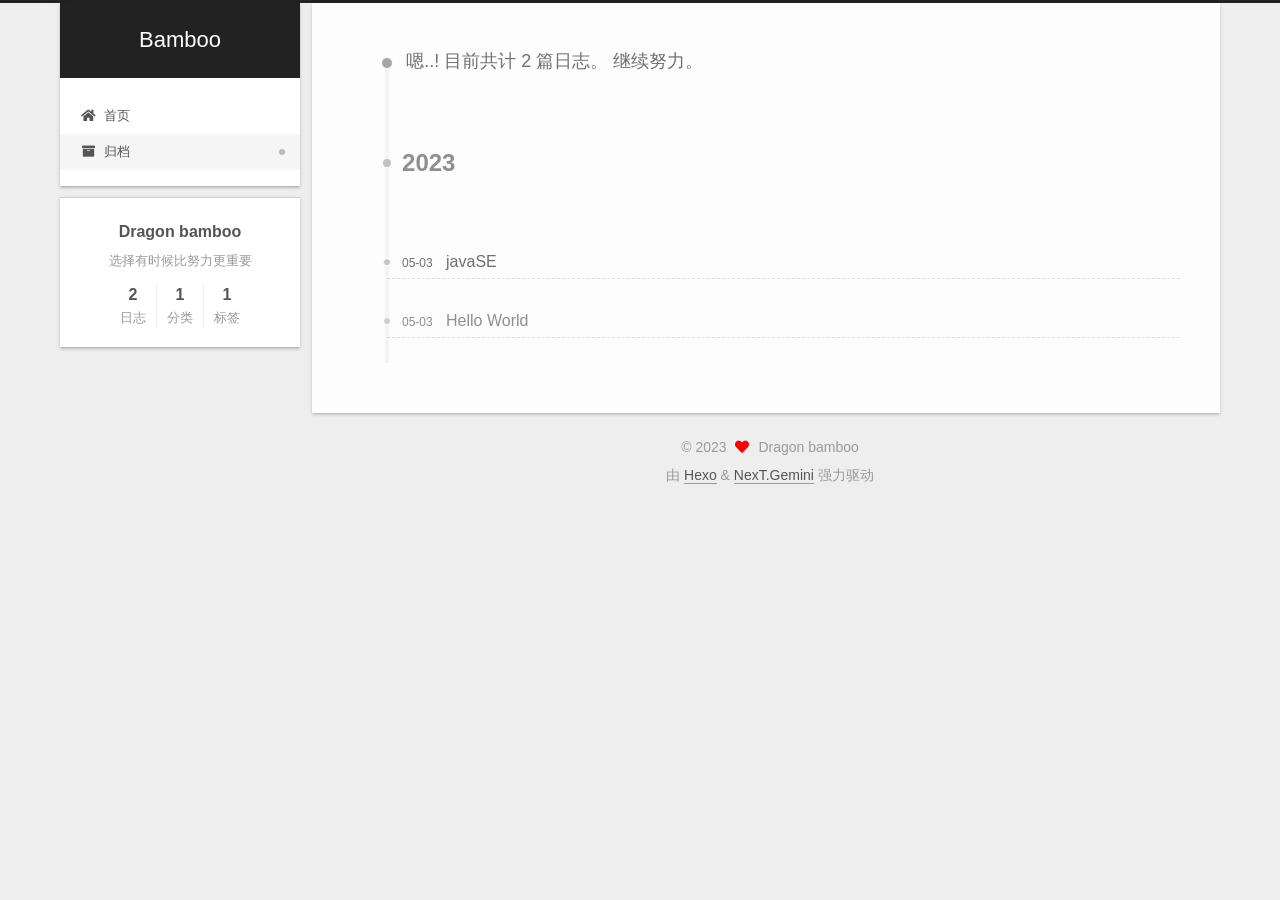
<file: archives/2023/05/index.html>
<!DOCTYPE html>
<html lang="zh-CN">
<head>
  <meta charset="UTF-8">
<meta name="viewport" content="width=device-width, initial-scale=1, maximum-scale=2">
<meta name="theme-color" content="#222">
<meta name="generator" content="Hexo 6.3.0">
  <link rel="apple-touch-icon" sizes="180x180" href="/images/apple-touch-icon-next.png">
  <link rel="icon" type="image/png" sizes="32x32" href="/images/favicon-32x32-next.png">
  <link rel="icon" type="image/png" sizes="16x16" href="/images/favicon-16x16-next.png">
  <link rel="mask-icon" href="/images/logo.svg" color="#222">

<link rel="stylesheet" href="/css/main.css">


<link rel="stylesheet" href="/lib/font-awesome/css/all.min.css">

<script id="hexo-configurations">
    var NexT = window.NexT || {};
    var CONFIG = {"hostname":"example.com","root":"/","scheme":"Gemini","version":"7.8.0","exturl":false,"sidebar":{"position":"left","display":"post","padding":18,"offset":12,"onmobile":false},"copycode":{"enable":false,"show_result":false,"style":null},"back2top":{"enable":true,"sidebar":false,"scrollpercent":false},"bookmark":{"enable":false,"color":"#222","save":"auto"},"fancybox":false,"mediumzoom":false,"lazyload":false,"pangu":false,"comments":{"style":"tabs","active":null,"storage":true,"lazyload":false,"nav":null},"algolia":{"hits":{"per_page":10},"labels":{"input_placeholder":"Search for Posts","hits_empty":"We didn't find any results for the search: ${query}","hits_stats":"${hits} results found in ${time} ms"}},"localsearch":{"enable":false,"trigger":"auto","top_n_per_article":1,"unescape":false,"preload":false},"motion":{"enable":true,"async":false,"transition":{"post_block":"fadeIn","post_header":"slideDownIn","post_body":"slideDownIn","coll_header":"slideLeftIn","sidebar":"slideUpIn"}}};
  </script>

  <meta name="description" content="选择有时候比努力更重要">
<meta property="og:type" content="website">
<meta property="og:title" content="Bamboo">
<meta property="og:url" content="http://example.com/archives/2023/05/index.html">
<meta property="og:site_name" content="Bamboo">
<meta property="og:description" content="选择有时候比努力更重要">
<meta property="og:locale" content="zh_CN">
<meta property="article:author" content="Dragon bamboo">
<meta name="twitter:card" content="summary">

<link rel="canonical" href="http://example.com/archives/2023/05/">


<script id="page-configurations">
  // https://hexo.io/docs/variables.html
  CONFIG.page = {
    sidebar: "",
    isHome : false,
    isPost : false,
    lang   : 'zh-CN'
  };
</script>

  <title>归档 | Bamboo</title>
  






  <noscript>
  <style>
  .use-motion .brand,
  .use-motion .menu-item,
  .sidebar-inner,
  .use-motion .post-block,
  .use-motion .pagination,
  .use-motion .comments,
  .use-motion .post-header,
  .use-motion .post-body,
  .use-motion .collection-header { opacity: initial; }

  .use-motion .site-title,
  .use-motion .site-subtitle {
    opacity: initial;
    top: initial;
  }

  .use-motion .logo-line-before i { left: initial; }
  .use-motion .logo-line-after i { right: initial; }
  </style>
</noscript>

</head>

<body itemscope itemtype="http://schema.org/WebPage">
  <div class="container use-motion">
    <div class="headband"></div>

    <header class="header" itemscope itemtype="http://schema.org/WPHeader">
      <div class="header-inner"><div class="site-brand-container">
  <div class="site-nav-toggle">
    <div class="toggle" aria-label="切换导航栏">
      <span class="toggle-line toggle-line-first"></span>
      <span class="toggle-line toggle-line-middle"></span>
      <span class="toggle-line toggle-line-last"></span>
    </div>
  </div>

  <div class="site-meta">

    <a href="/" class="brand" rel="start">
      <span class="logo-line-before"><i></i></span>
      <h1 class="site-title">Bamboo</h1>
      <span class="logo-line-after"><i></i></span>
    </a>
  </div>

  <div class="site-nav-right">
    <div class="toggle popup-trigger">
    </div>
  </div>
</div>




<nav class="site-nav">
  <ul id="menu" class="main-menu menu">
        <li class="menu-item menu-item-home">

    <a href="/" rel="section"><i class="fa fa-home fa-fw"></i>首页</a>

  </li>
        <li class="menu-item menu-item-archives">

    <a href="/archives/" rel="section"><i class="fa fa-archive fa-fw"></i>归档</a>

  </li>
  </ul>
</nav>




</div>
    </header>

    
  <div class="back-to-top">
    <i class="fa fa-arrow-up"></i>
    <span>0%</span>
  </div>


    <main class="main">
      <div class="main-inner">
        <div class="content-wrap">
          

          <div class="content archive">
            

  
  
  
  <div class="post-block">
    <div class="posts-collapse">
      <div class="collection-title">
        <span class="collection-header">嗯..! 目前共计 2 篇日志。 继续努力。</span>
      </div>

      
    <div class="collection-year">
      <span class="collection-header">2023</span>
    </div>

  <article itemscope itemtype="http://schema.org/Article">
    <header class="post-header">

      <div class="post-meta">
        <time itemprop="dateCreated"
              datetime="2023-05-03T21:31:31+08:00"
              content="2023-05-03">
          05-03
        </time>
      </div>

      <div class="post-title">
          <a class="post-title-link" href="/2023/05/03/javaSE/" itemprop="url">
            <span itemprop="name">javaSE</span>
          </a>
      </div>

    </header>
  </article>

  <article itemscope itemtype="http://schema.org/Article">
    <header class="post-header">

      <div class="post-meta">
        <time itemprop="dateCreated"
              datetime="2023-05-03T18:02:47+08:00"
              content="2023-05-03">
          05-03
        </time>
      </div>

      <div class="post-title">
          <a class="post-title-link" href="/2023/05/03/hello-world/" itemprop="url">
            <span itemprop="name">Hello World</span>
          </a>
      </div>

    </header>
  </article>


    </div>
  </div>
  
  
  

  



          </div>
          

<script>
  window.addEventListener('tabs:register', () => {
    let { activeClass } = CONFIG.comments;
    if (CONFIG.comments.storage) {
      activeClass = localStorage.getItem('comments_active') || activeClass;
    }
    if (activeClass) {
      let activeTab = document.querySelector(`a[href="#comment-${activeClass}"]`);
      if (activeTab) {
        activeTab.click();
      }
    }
  });
  if (CONFIG.comments.storage) {
    window.addEventListener('tabs:click', event => {
      if (!event.target.matches('.tabs-comment .tab-content .tab-pane')) return;
      let commentClass = event.target.classList[1];
      localStorage.setItem('comments_active', commentClass);
    });
  }
</script>

        </div>
          
  
  <div class="toggle sidebar-toggle">
    <span class="toggle-line toggle-line-first"></span>
    <span class="toggle-line toggle-line-middle"></span>
    <span class="toggle-line toggle-line-last"></span>
  </div>

  <aside class="sidebar">
    <div class="sidebar-inner">

      <ul class="sidebar-nav motion-element">
        <li class="sidebar-nav-toc">
          文章目录
        </li>
        <li class="sidebar-nav-overview">
          站点概览
        </li>
      </ul>

      <!--noindex-->
      <div class="post-toc-wrap sidebar-panel">
      </div>
      <!--/noindex-->

      <div class="site-overview-wrap sidebar-panel">
        <div class="site-author motion-element" itemprop="author" itemscope itemtype="http://schema.org/Person">
  <p class="site-author-name" itemprop="name">Dragon bamboo</p>
  <div class="site-description" itemprop="description">选择有时候比努力更重要</div>
</div>
<div class="site-state-wrap motion-element">
  <nav class="site-state">
      <div class="site-state-item site-state-posts">
          <a href="/archives/">
        
          <span class="site-state-item-count">2</span>
          <span class="site-state-item-name">日志</span>
        </a>
      </div>
      <div class="site-state-item site-state-categories">
        <span class="site-state-item-count">1</span>
        <span class="site-state-item-name">分类</span>
      </div>
      <div class="site-state-item site-state-tags">
        <span class="site-state-item-count">1</span>
        <span class="site-state-item-name">标签</span>
      </div>
  </nav>
</div>



      </div>

    </div>
  </aside>
  <div id="sidebar-dimmer"></div>


      </div>
    </main>

    <footer class="footer">
      <div class="footer-inner">
        

        

<div class="copyright">
  
  &copy; 
  <span itemprop="copyrightYear">2023</span>
  <span class="with-love">
    <i class="fa fa-heart"></i>
  </span>
  <span class="author" itemprop="copyrightHolder">Dragon bamboo</span>
</div>
  <div class="powered-by">由 <a href="https://hexo.io/" class="theme-link" rel="noopener" target="_blank">Hexo</a> & <a href="https://theme-next.org/" class="theme-link" rel="noopener" target="_blank">NexT.Gemini</a> 强力驱动
  </div>

        








      </div>
    </footer>
  </div>

  
  <script src="/lib/anime.min.js"></script>
  <script src="/lib/velocity/velocity.min.js"></script>
  <script src="/lib/velocity/velocity.ui.min.js"></script>

<script src="/js/utils.js"></script>

<script src="/js/motion.js"></script>


<script src="/js/schemes/pisces.js"></script>


<script src="/js/next-boot.js"></script>




  















  

  

</body>
</html>
</file>
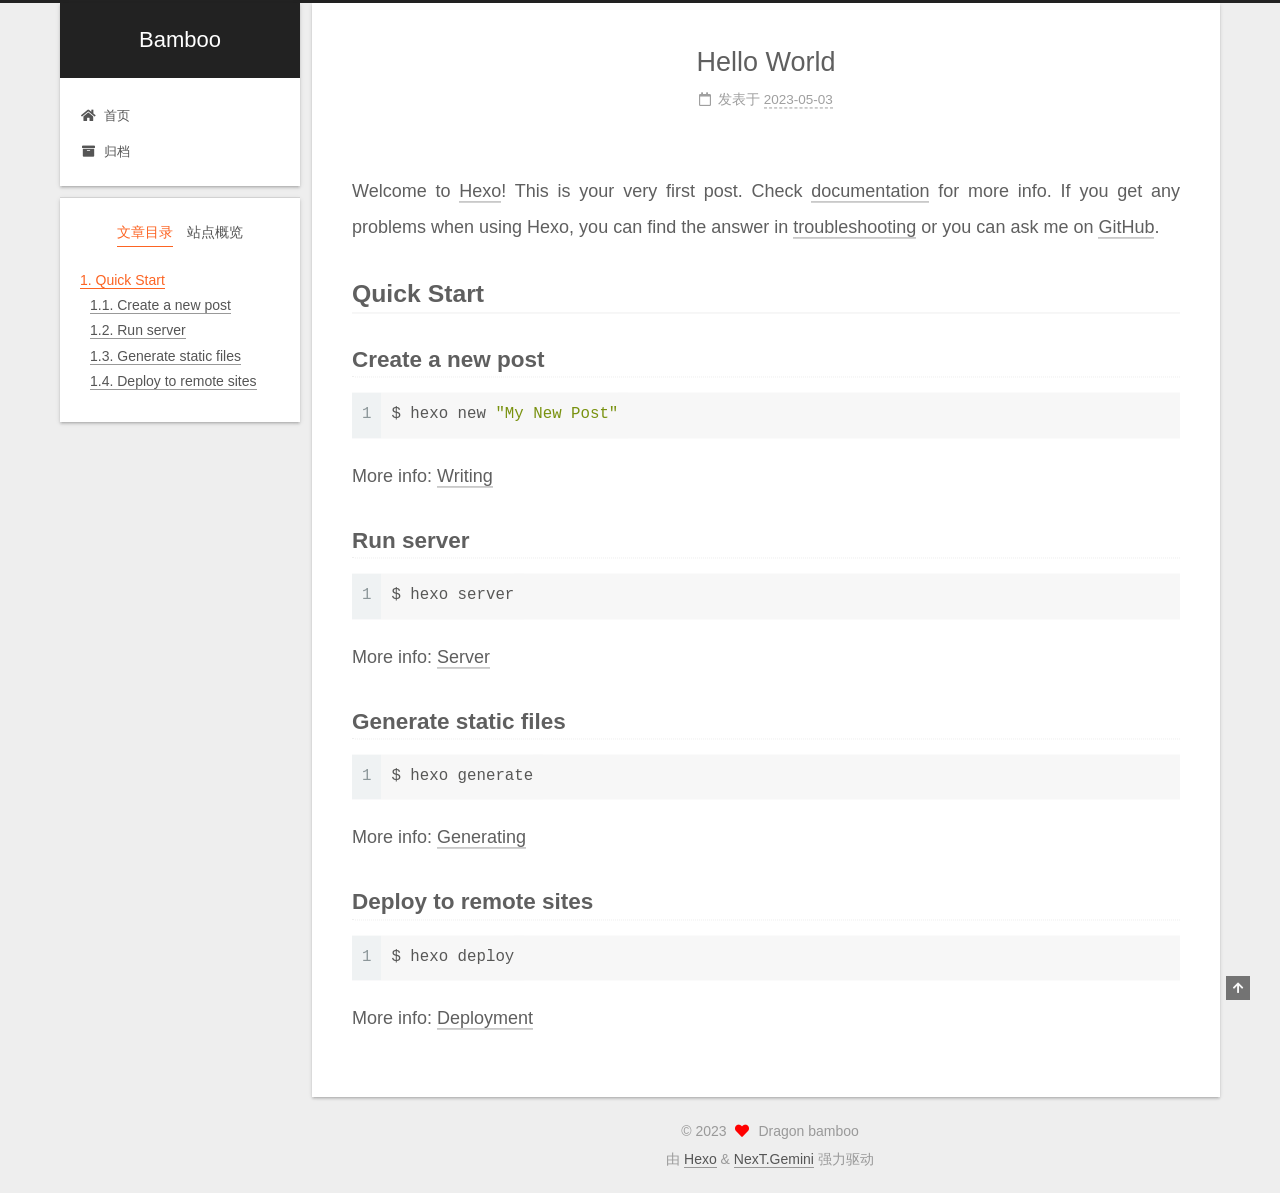
<file: 2023/05/03/hello-world/index.html>
<!DOCTYPE html>
<html lang="zh-CN">
<head>
  <meta charset="UTF-8">
<meta name="viewport" content="width=device-width, initial-scale=1, maximum-scale=2">
<meta name="theme-color" content="#222">
<meta name="generator" content="Hexo 6.3.0">
  <link rel="apple-touch-icon" sizes="180x180" href="/images/apple-touch-icon-next.png">
  <link rel="icon" type="image/png" sizes="32x32" href="/images/favicon-32x32-next.png">
  <link rel="icon" type="image/png" sizes="16x16" href="/images/favicon-16x16-next.png">
  <link rel="mask-icon" href="/images/logo.svg" color="#222">

<link rel="stylesheet" href="/css/main.css">


<link rel="stylesheet" href="/lib/font-awesome/css/all.min.css">

<script id="hexo-configurations">
    var NexT = window.NexT || {};
    var CONFIG = {"hostname":"example.com","root":"/","scheme":"Gemini","version":"7.8.0","exturl":false,"sidebar":{"position":"left","display":"post","padding":18,"offset":12,"onmobile":false},"copycode":{"enable":false,"show_result":false,"style":null},"back2top":{"enable":true,"sidebar":false,"scrollpercent":false},"bookmark":{"enable":false,"color":"#222","save":"auto"},"fancybox":false,"mediumzoom":false,"lazyload":false,"pangu":false,"comments":{"style":"tabs","active":null,"storage":true,"lazyload":false,"nav":null},"algolia":{"hits":{"per_page":10},"labels":{"input_placeholder":"Search for Posts","hits_empty":"We didn't find any results for the search: ${query}","hits_stats":"${hits} results found in ${time} ms"}},"localsearch":{"enable":false,"trigger":"auto","top_n_per_article":1,"unescape":false,"preload":false},"motion":{"enable":true,"async":false,"transition":{"post_block":"fadeIn","post_header":"slideDownIn","post_body":"slideDownIn","coll_header":"slideLeftIn","sidebar":"slideUpIn"}}};
  </script>

  <meta name="description" content="Welcome to Hexo! This is your very first post. Check documentation for more info. If you get any problems when using Hexo, you can find the answer in troubleshooting or you can ask me on GitHub. Quick">
<meta property="og:type" content="article">
<meta property="og:title" content="Hello World">
<meta property="og:url" content="http://example.com/2023/05/03/hello-world/index.html">
<meta property="og:site_name" content="Bamboo">
<meta property="og:description" content="Welcome to Hexo! This is your very first post. Check documentation for more info. If you get any problems when using Hexo, you can find the answer in troubleshooting or you can ask me on GitHub. Quick">
<meta property="og:locale" content="zh_CN">
<meta property="article:published_time" content="2023-05-03T10:02:47.855Z">
<meta property="article:modified_time" content="2023-05-03T10:02:47.855Z">
<meta property="article:author" content="Dragon bamboo">
<meta name="twitter:card" content="summary">

<link rel="canonical" href="http://example.com/2023/05/03/hello-world/">


<script id="page-configurations">
  // https://hexo.io/docs/variables.html
  CONFIG.page = {
    sidebar: "",
    isHome : false,
    isPost : true,
    lang   : 'zh-CN'
  };
</script>

  <title>Hello World | Bamboo</title>
  






  <noscript>
  <style>
  .use-motion .brand,
  .use-motion .menu-item,
  .sidebar-inner,
  .use-motion .post-block,
  .use-motion .pagination,
  .use-motion .comments,
  .use-motion .post-header,
  .use-motion .post-body,
  .use-motion .collection-header { opacity: initial; }

  .use-motion .site-title,
  .use-motion .site-subtitle {
    opacity: initial;
    top: initial;
  }

  .use-motion .logo-line-before i { left: initial; }
  .use-motion .logo-line-after i { right: initial; }
  </style>
</noscript>

</head>

<body itemscope itemtype="http://schema.org/WebPage">
  <div class="container use-motion">
    <div class="headband"></div>

    <header class="header" itemscope itemtype="http://schema.org/WPHeader">
      <div class="header-inner"><div class="site-brand-container">
  <div class="site-nav-toggle">
    <div class="toggle" aria-label="切换导航栏">
      <span class="toggle-line toggle-line-first"></span>
      <span class="toggle-line toggle-line-middle"></span>
      <span class="toggle-line toggle-line-last"></span>
    </div>
  </div>

  <div class="site-meta">

    <a href="/" class="brand" rel="start">
      <span class="logo-line-before"><i></i></span>
      <h1 class="site-title">Bamboo</h1>
      <span class="logo-line-after"><i></i></span>
    </a>
  </div>

  <div class="site-nav-right">
    <div class="toggle popup-trigger">
    </div>
  </div>
</div>




<nav class="site-nav">
  <ul id="menu" class="main-menu menu">
        <li class="menu-item menu-item-home">

    <a href="/" rel="section"><i class="fa fa-home fa-fw"></i>首页</a>

  </li>
        <li class="menu-item menu-item-archives">

    <a href="/archives/" rel="section"><i class="fa fa-archive fa-fw"></i>归档</a>

  </li>
  </ul>
</nav>




</div>
    </header>

    
  <div class="back-to-top">
    <i class="fa fa-arrow-up"></i>
    <span>0%</span>
  </div>


    <main class="main">
      <div class="main-inner">
        <div class="content-wrap">
          

          <div class="content post posts-expand">
            

    
  
  
  <article itemscope itemtype="http://schema.org/Article" class="post-block" lang="zh-CN">
    <link itemprop="mainEntityOfPage" href="http://example.com/2023/05/03/hello-world/">

    <span hidden itemprop="author" itemscope itemtype="http://schema.org/Person">
      <meta itemprop="image" content="/images/avatar.gif">
      <meta itemprop="name" content="Dragon bamboo">
      <meta itemprop="description" content="选择有时候比努力更重要">
    </span>

    <span hidden itemprop="publisher" itemscope itemtype="http://schema.org/Organization">
      <meta itemprop="name" content="Bamboo">
    </span>
      <header class="post-header">
        <h1 class="post-title" itemprop="name headline">
          Hello World
        </h1>

        <div class="post-meta">
            <span class="post-meta-item">
              <span class="post-meta-item-icon">
                <i class="far fa-calendar"></i>
              </span>
              <span class="post-meta-item-text">发表于</span>

              <time title="创建时间：2023-05-03 18:02:47" itemprop="dateCreated datePublished" datetime="2023-05-03T18:02:47+08:00">2023-05-03</time>
            </span>

          

        </div>
      </header>

    
    
    
    <div class="post-body" itemprop="articleBody">

      
        <p>Welcome to <a target="_blank" rel="noopener" href="https://hexo.io/">Hexo</a>! This is your very first post. Check <a target="_blank" rel="noopener" href="https://hexo.io/docs/">documentation</a> for more info. If you get any problems when using Hexo, you can find the answer in <a target="_blank" rel="noopener" href="https://hexo.io/docs/troubleshooting.html">troubleshooting</a> or you can ask me on <a target="_blank" rel="noopener" href="https://github.com/hexojs/hexo/issues">GitHub</a>.</p>
<h2 id="Quick-Start"><a href="#Quick-Start" class="headerlink" title="Quick Start"></a>Quick Start</h2><h3 id="Create-a-new-post"><a href="#Create-a-new-post" class="headerlink" title="Create a new post"></a>Create a new post</h3><figure class="highlight bash"><table><tr><td class="gutter"><pre><span class="line">1</span><br></pre></td><td class="code"><pre><span class="line">$ hexo new <span class="string">&quot;My New Post&quot;</span></span><br></pre></td></tr></table></figure>

<p>More info: <a target="_blank" rel="noopener" href="https://hexo.io/docs/writing.html">Writing</a></p>
<h3 id="Run-server"><a href="#Run-server" class="headerlink" title="Run server"></a>Run server</h3><figure class="highlight bash"><table><tr><td class="gutter"><pre><span class="line">1</span><br></pre></td><td class="code"><pre><span class="line">$ hexo server</span><br></pre></td></tr></table></figure>

<p>More info: <a target="_blank" rel="noopener" href="https://hexo.io/docs/server.html">Server</a></p>
<h3 id="Generate-static-files"><a href="#Generate-static-files" class="headerlink" title="Generate static files"></a>Generate static files</h3><figure class="highlight bash"><table><tr><td class="gutter"><pre><span class="line">1</span><br></pre></td><td class="code"><pre><span class="line">$ hexo generate</span><br></pre></td></tr></table></figure>

<p>More info: <a target="_blank" rel="noopener" href="https://hexo.io/docs/generating.html">Generating</a></p>
<h3 id="Deploy-to-remote-sites"><a href="#Deploy-to-remote-sites" class="headerlink" title="Deploy to remote sites"></a>Deploy to remote sites</h3><figure class="highlight bash"><table><tr><td class="gutter"><pre><span class="line">1</span><br></pre></td><td class="code"><pre><span class="line">$ hexo deploy</span><br></pre></td></tr></table></figure>

<p>More info: <a target="_blank" rel="noopener" href="https://hexo.io/docs/one-command-deployment.html">Deployment</a></p>

    </div>

    
    
    

      <footer class="post-footer">

        


        
      </footer>
    
  </article>
  
  
  



          </div>
          

<script>
  window.addEventListener('tabs:register', () => {
    let { activeClass } = CONFIG.comments;
    if (CONFIG.comments.storage) {
      activeClass = localStorage.getItem('comments_active') || activeClass;
    }
    if (activeClass) {
      let activeTab = document.querySelector(`a[href="#comment-${activeClass}"]`);
      if (activeTab) {
        activeTab.click();
      }
    }
  });
  if (CONFIG.comments.storage) {
    window.addEventListener('tabs:click', event => {
      if (!event.target.matches('.tabs-comment .tab-content .tab-pane')) return;
      let commentClass = event.target.classList[1];
      localStorage.setItem('comments_active', commentClass);
    });
  }
</script>

        </div>
          
  
  <div class="toggle sidebar-toggle">
    <span class="toggle-line toggle-line-first"></span>
    <span class="toggle-line toggle-line-middle"></span>
    <span class="toggle-line toggle-line-last"></span>
  </div>

  <aside class="sidebar">
    <div class="sidebar-inner">

      <ul class="sidebar-nav motion-element">
        <li class="sidebar-nav-toc">
          文章目录
        </li>
        <li class="sidebar-nav-overview">
          站点概览
        </li>
      </ul>

      <!--noindex-->
      <div class="post-toc-wrap sidebar-panel">
          <div class="post-toc motion-element"><ol class="nav"><li class="nav-item nav-level-2"><a class="nav-link" href="#Quick-Start"><span class="nav-number">1.</span> <span class="nav-text">Quick Start</span></a><ol class="nav-child"><li class="nav-item nav-level-3"><a class="nav-link" href="#Create-a-new-post"><span class="nav-number">1.1.</span> <span class="nav-text">Create a new post</span></a></li><li class="nav-item nav-level-3"><a class="nav-link" href="#Run-server"><span class="nav-number">1.2.</span> <span class="nav-text">Run server</span></a></li><li class="nav-item nav-level-3"><a class="nav-link" href="#Generate-static-files"><span class="nav-number">1.3.</span> <span class="nav-text">Generate static files</span></a></li><li class="nav-item nav-level-3"><a class="nav-link" href="#Deploy-to-remote-sites"><span class="nav-number">1.4.</span> <span class="nav-text">Deploy to remote sites</span></a></li></ol></li></ol></div>
      </div>
      <!--/noindex-->

      <div class="site-overview-wrap sidebar-panel">
        <div class="site-author motion-element" itemprop="author" itemscope itemtype="http://schema.org/Person">
  <p class="site-author-name" itemprop="name">Dragon bamboo</p>
  <div class="site-description" itemprop="description">选择有时候比努力更重要</div>
</div>
<div class="site-state-wrap motion-element">
  <nav class="site-state">
      <div class="site-state-item site-state-posts">
          <a href="/archives/">
        
          <span class="site-state-item-count">1</span>
          <span class="site-state-item-name">日志</span>
        </a>
      </div>
  </nav>
</div>



      </div>

    </div>
  </aside>
  <div id="sidebar-dimmer"></div>


      </div>
    </main>

    <footer class="footer">
      <div class="footer-inner">
        

        

<div class="copyright">
  
  &copy; 
  <span itemprop="copyrightYear">2023</span>
  <span class="with-love">
    <i class="fa fa-heart"></i>
  </span>
  <span class="author" itemprop="copyrightHolder">Dragon bamboo</span>
</div>
  <div class="powered-by">由 <a href="https://hexo.io/" class="theme-link" rel="noopener" target="_blank">Hexo</a> & <a href="https://theme-next.org/" class="theme-link" rel="noopener" target="_blank">NexT.Gemini</a> 强力驱动
  </div>

        








      </div>
    </footer>
  </div>

  
  <script src="/lib/anime.min.js"></script>
  <script src="/lib/velocity/velocity.min.js"></script>
  <script src="/lib/velocity/velocity.ui.min.js"></script>

<script src="/js/utils.js"></script>

<script src="/js/motion.js"></script>


<script src="/js/schemes/pisces.js"></script>


<script src="/js/next-boot.js"></script>




  















  

  

</body>
</html>
</file>
<file: css/main.css>
:root {
  --body-bg-color: #eee;
  --content-bg-color: #fff;
  --card-bg-color: #f5f5f5;
  --text-color: #555;
  --blockquote-color: #666;
  --link-color: #555;
  --link-hover-color: #222;
  --brand-color: #fff;
  --brand-hover-color: #fff;
  --table-row-odd-bg-color: #f9f9f9;
  --table-row-hover-bg-color: #f5f5f5;
  --menu-item-bg-color: #f5f5f5;
  --btn-default-bg: #fff;
  --btn-default-color: #555;
  --btn-default-border-color: #555;
  --btn-default-hover-bg: #222;
  --btn-default-hover-color: #fff;
  --btn-default-hover-border-color: #222;
}
html {
  line-height: 1.15; /* 1 */
  -webkit-text-size-adjust: 100%; /* 2 */
}
body {
  margin: 0;
}
main {
  display: block;
}
h1 {
  font-size: 2em;
  margin: 0.67em 0;
}
hr {
  box-sizing: content-box; /* 1 */
  height: 0; /* 1 */
  overflow: visible; /* 2 */
}
pre {
  font-family: monospace, monospace; /* 1 */
  font-size: 1em; /* 2 */
}
a {
  background: transparent;
}
abbr[title] {
  border-bottom: none; /* 1 */
  text-decoration: underline; /* 2 */
  text-decoration: underline dotted; /* 2 */
}
b,
strong {
  font-weight: bolder;
}
code,
kbd,
samp {
  font-family: monospace, monospace; /* 1 */
  font-size: 1em; /* 2 */
}
small {
  font-size: 80%;
}
sub,
sup {
  font-size: 75%;
  line-height: 0;
  position: relative;
  vertical-align: baseline;
}
sub {
  bottom: -0.25em;
}
sup {
  top: -0.5em;
}
img {
  border-style: none;
}
button,
input,
optgroup,
select,
textarea {
  font-family: inherit; /* 1 */
  font-size: 100%; /* 1 */
  line-height: 1.15; /* 1 */
  margin: 0; /* 2 */
}
button,
input {
/* 1 */
  overflow: visible;
}
button,
select {
/* 1 */
  text-transform: none;
}
button,
[type='button'],
[type='reset'],
[type='submit'] {
  -webkit-appearance: button;
}
button::-moz-focus-inner,
[type='button']::-moz-focus-inner,
[type='reset']::-moz-focus-inner,
[type='submit']::-moz-focus-inner {
  border-style: none;
  padding: 0;
}
button:-moz-focusring,
[type='button']:-moz-focusring,
[type='reset']:-moz-focusring,
[type='submit']:-moz-focusring {
  outline: 1px dotted ButtonText;
}
fieldset {
  padding: 0.35em 0.75em 0.625em;
}
legend {
  box-sizing: border-box; /* 1 */
  color: inherit; /* 2 */
  display: table; /* 1 */
  max-width: 100%; /* 1 */
  padding: 0; /* 3 */
  white-space: normal; /* 1 */
}
progress {
  vertical-align: baseline;
}
textarea {
  overflow: auto;
}
[type='checkbox'],
[type='radio'] {
  box-sizing: border-box; /* 1 */
  padding: 0; /* 2 */
}
[type='number']::-webkit-inner-spin-button,
[type='number']::-webkit-outer-spin-button {
  height: auto;
}
[type='search'] {
  outline-offset: -2px; /* 2 */
  -webkit-appearance: textfield; /* 1 */
}
[type='search']::-webkit-search-decoration {
  -webkit-appearance: none;
}
::-webkit-file-upload-button {
  font: inherit; /* 2 */
  -webkit-appearance: button; /* 1 */
}
details {
  display: block;
}
summary {
  display: list-item;
}
template {
  display: none;
}
[hidden] {
  display: none;
}
::selection {
  background: #262a30;
  color: #eee;
}
html,
body {
  height: 100%;
}
body {
  background: var(--body-bg-color);
  color: var(--text-color);
  font-family: 'Lato', "PingFang SC", "Microsoft YaHei", sans-serif;
  font-size: 1em;
  line-height: 2;
}
@media (max-width: 991px) {
  body {
    padding-left: 0 !important;
    padding-right: 0 !important;
  }
}
h1,
h2,
h3,
h4,
h5,
h6 {
  font-family: 'Lato', "PingFang SC", "Microsoft YaHei", sans-serif;
  font-weight: bold;
  line-height: 1.5;
  margin: 20px 0 15px;
}
h1 {
  font-size: 1.5em;
}
h2 {
  font-size: 1.375em;
}
h3 {
  font-size: 1.25em;
}
h4 {
  font-size: 1.125em;
}
h5 {
  font-size: 1em;
}
h6 {
  font-size: 0.875em;
}
p {
  margin: 0 0 20px 0;
}
a,
span.exturl {
  border-bottom: 1px solid #999;
  color: var(--link-color);
  outline: 0;
  text-decoration: none;
  overflow-wrap: break-word;
  word-wrap: break-word;
  cursor: pointer;
}
a:hover,
span.exturl:hover {
  border-bottom-color: var(--link-hover-color);
  color: var(--link-hover-color);
}
iframe,
img,
video {
  display: block;
  margin-left: auto;
  margin-right: auto;
  max-width: 100%;
}
hr {
  background-image: repeating-linear-gradient(-45deg, #ddd, #ddd 4px, transparent 4px, transparent 8px);
  border: 0;
  height: 3px;
  margin: 40px 0;
}
blockquote {
  border-left: 4px solid #ddd;
  color: var(--blockquote-color);
  margin: 0;
  padding: 0 15px;
}
blockquote cite::before {
  content: '-';
  padding: 0 5px;
}
dt {
  font-weight: bold;
}
dd {
  margin: 0;
  padding: 0;
}
kbd {
  background-color: #f5f5f5;
  background-image: linear-gradient(#eee, #fff, #eee);
  border: 1px solid #ccc;
  border-radius: 0.2em;
  box-shadow: 0.1em 0.1em 0.2em rgba(0,0,0,0.1);
  color: #555;
  font-family: inherit;
  padding: 0.1em 0.3em;
  white-space: nowrap;
}
.table-container {
  overflow: auto;
}
table {
  border-collapse: collapse;
  border-spacing: 0;
  font-size: 0.875em;
  margin: 0 0 20px 0;
  width: 100%;
}
tbody tr:nth-of-type(odd) {
  background: var(--table-row-odd-bg-color);
}
tbody tr:hover {
  background: var(--table-row-hover-bg-color);
}
caption,
th,
td {
  font-weight: normal;
  padding: 8px;
  vertical-align: middle;
}
th,
td {
  border: 1px solid #ddd;
  border-bottom: 3px solid #ddd;
}
th {
  font-weight: 700;
  padding-bottom: 10px;
}
td {
  border-bottom-width: 1px;
}
.btn {
  background: var(--btn-default-bg);
  border: 2px solid var(--btn-default-border-color);
  border-radius: 2px;
  color: var(--btn-default-color);
  display: inline-block;
  font-size: 0.875em;
  line-height: 2;
  padding: 0 20px;
  text-decoration: none;
  transition-property: background-color;
  transition-delay: 0s;
  transition-duration: 0.2s;
  transition-timing-function: ease-in-out;
}
.btn:hover {
  background: var(--btn-default-hover-bg);
  border-color: var(--btn-default-hover-border-color);
  color: var(--btn-default-hover-color);
}
.btn + .btn {
  margin: 0 0 8px 8px;
}
.btn .fa-fw {
  text-align: left;
  width: 1.285714285714286em;
}
.toggle {
  line-height: 0;
}
.toggle .toggle-line {
  background: #fff;
  display: inline-block;
  height: 2px;
  left: 0;
  position: relative;
  top: 0;
  transition: all 0.4s;
  vertical-align: top;
  width: 100%;
}
.toggle .toggle-line:not(:first-child) {
  margin-top: 3px;
}
.toggle.toggle-arrow .toggle-line-first {
  left: 50%;
  top: 2px;
  transform: rotate(45deg);
  width: 50%;
}
.toggle.toggle-arrow .toggle-line-middle {
  left: 2px;
  width: 90%;
}
.toggle.toggle-arrow .toggle-line-last {
  left: 50%;
  top: -2px;
  transform: rotate(-45deg);
  width: 50%;
}
.toggle.toggle-close .toggle-line-first {
  transform: rotate(-45deg);
  top: 5px;
}
.toggle.toggle-close .toggle-line-middle {
  opacity: 0;
}
.toggle.toggle-close .toggle-line-last {
  transform: rotate(45deg);
  top: -5px;
}
.highlight,
pre {
  background: #f7f7f7;
  color: #4d4d4c;
  line-height: 1.6;
  margin: 0 auto 20px;
}
pre,
code {
  font-family: consolas, Menlo, monospace, "PingFang SC", "Microsoft YaHei";
}
code {
  background: #eee;
  border-radius: 3px;
  color: #555;
  padding: 2px 4px;
  overflow-wrap: break-word;
  word-wrap: break-word;
}
.highlight *::selection {
  background: #d6d6d6;
}
.highlight pre {
  border: 0;
  margin: 0;
  padding: 10px 0;
}
.highlight table {
  border: 0;
  margin: 0;
  width: auto;
}
.highlight td {
  border: 0;
  padding: 0;
}
.highlight figcaption {
  background: #eff2f3;
  color: #4d4d4c;
  display: flex;
  font-size: 0.875em;
  justify-content: space-between;
  line-height: 1.2;
  padding: 0.5em;
}
.highlight figcaption a {
  color: #4d4d4c;
}
.highlight figcaption a:hover {
  border-bottom-color: #4d4d4c;
}
.highlight .gutter {
  -moz-user-select: none;
  -ms-user-select: none;
  -webkit-user-select: none;
  user-select: none;
}
.highlight .gutter pre {
  background: #eff2f3;
  color: #869194;
  padding-left: 10px;
  padding-right: 10px;
  text-align: right;
}
.highlight .code pre {
  background: #f7f7f7;
  padding-left: 10px;
  width: 100%;
}
.gist table {
  width: auto;
}
.gist table td {
  border: 0;
}
pre {
  overflow: auto;
  padding: 10px;
}
pre code {
  background: none;
  color: #4d4d4c;
  font-size: 0.875em;
  padding: 0;
  text-shadow: none;
}
pre .deletion {
  background: #fdd;
}
pre .addition {
  background: #dfd;
}
pre .meta {
  color: #eab700;
  -moz-user-select: none;
  -ms-user-select: none;
  -webkit-user-select: none;
  user-select: none;
}
pre .comment {
  color: #8e908c;
}
pre .variable,
pre .attribute,
pre .tag,
pre .name,
pre .regexp,
pre .ruby .constant,
pre .xml .tag .title,
pre .xml .pi,
pre .xml .doctype,
pre .html .doctype,
pre .css .id,
pre .css .class,
pre .css .pseudo {
  color: #c82829;
}
pre .number,
pre .preprocessor,
pre .built_in,
pre .builtin-name,
pre .literal,
pre .params,
pre .constant,
pre .command {
  color: #f5871f;
}
pre .ruby .class .title,
pre .css .rules .attribute,
pre .string,
pre .symbol,
pre .value,
pre .inheritance,
pre .header,
pre .ruby .symbol,
pre .xml .cdata,
pre .special,
pre .formula {
  color: #718c00;
}
pre .title,
pre .css .hexcolor {
  color: #3e999f;
}
pre .function,
pre .python .decorator,
pre .python .title,
pre .ruby .function .title,
pre .ruby .title .keyword,
pre .perl .sub,
pre .javascript .title,
pre .coffeescript .title {
  color: #4271ae;
}
pre .keyword,
pre .javascript .function {
  color: #8959a8;
}
.blockquote-center {
  border-left: none;
  margin: 40px 0;
  padding: 0;
  position: relative;
  text-align: center;
}
.blockquote-center .fa {
  display: block;
  opacity: 0.6;
  position: absolute;
  width: 100%;
}
.blockquote-center .fa-quote-left {
  border-top: 1px solid #ccc;
  text-align: left;
  top: -20px;
}
.blockquote-center .fa-quote-right {
  border-bottom: 1px solid #ccc;
  text-align: right;
  bottom: -20px;
}
.blockquote-center p,
.blockquote-center div {
  text-align: center;
}
.post-body .group-picture img {
  margin: 0 auto;
  padding: 0 3px;
}
.group-picture-row {
  margin-bottom: 6px;
  overflow: hidden;
}
.group-picture-column {
  float: left;
  margin-bottom: 10px;
}
.post-body .label {
  color: #555;
  display: inline;
  padding: 0 2px;
}
.post-body .label.default {
  background: #f0f0f0;
}
.post-body .label.primary {
  background: #efe6f7;
}
.post-body .label.info {
  background: #e5f2f8;
}
.post-body .label.success {
  background: #e7f4e9;
}
.post-body .label.warning {
  background: #fcf6e1;
}
.post-body .label.danger {
  background: #fae8eb;
}
.post-body .tabs {
  margin-bottom: 20px;
}
.post-body .tabs,
.tabs-comment {
  display: block;
  padding-top: 10px;
  position: relative;
}
.post-body .tabs ul.nav-tabs,
.tabs-comment ul.nav-tabs {
  display: flex;
  flex-wrap: wrap;
  margin: 0;
  margin-bottom: -1px;
  padding: 0;
}
@media (max-width: 413px) {
  .post-body .tabs ul.nav-tabs,
  .tabs-comment ul.nav-tabs {
    display: block;
    margin-bottom: 5px;
  }
}
.post-body .tabs ul.nav-tabs li.tab,
.tabs-comment ul.nav-tabs li.tab {
  border-bottom: 1px solid #ddd;
  border-left: 1px solid transparent;
  border-right: 1px solid transparent;
  border-top: 3px solid transparent;
  flex-grow: 1;
  list-style-type: none;
  border-radius: 0 0 0 0;
}
@media (max-width: 413px) {
  .post-body .tabs ul.nav-tabs li.tab,
  .tabs-comment ul.nav-tabs li.tab {
    border-bottom: 1px solid transparent;
    border-left: 3px solid transparent;
    border-right: 1px solid transparent;
    border-top: 1px solid transparent;
  }
}
@media (max-width: 413px) {
  .post-body .tabs ul.nav-tabs li.tab,
  .tabs-comment ul.nav-tabs li.tab {
    border-radius: 0;
  }
}
.post-body .tabs ul.nav-tabs li.tab a,
.tabs-comment ul.nav-tabs li.tab a {
  border-bottom: initial;
  display: block;
  line-height: 1.8;
  outline: 0;
  padding: 0.25em 0.75em;
  text-align: center;
  transition-delay: 0s;
  transition-duration: 0.2s;
  transition-timing-function: ease-out;
}
.post-body .tabs ul.nav-tabs li.tab a i,
.tabs-comment ul.nav-tabs li.tab a i {
  width: 1.285714285714286em;
}
.post-body .tabs ul.nav-tabs li.tab.active,
.tabs-comment ul.nav-tabs li.tab.active {
  border-bottom: 1px solid transparent;
  border-left: 1px solid #ddd;
  border-right: 1px solid #ddd;
  border-top: 3px solid #fc6423;
}
@media (max-width: 413px) {
  .post-body .tabs ul.nav-tabs li.tab.active,
  .tabs-comment ul.nav-tabs li.tab.active {
    border-bottom: 1px solid #ddd;
    border-left: 3px solid #fc6423;
    border-right: 1px solid #ddd;
    border-top: 1px solid #ddd;
  }
}
.post-body .tabs ul.nav-tabs li.tab.active a,
.tabs-comment ul.nav-tabs li.tab.active a {
  color: var(--link-color);
  cursor: default;
}
.post-body .tabs .tab-content .tab-pane,
.tabs-comment .tab-content .tab-pane {
  border: 1px solid #ddd;
  border-top: 0;
  padding: 20px 20px 0 20px;
  border-radius: 0;
}
.post-body .tabs .tab-content .tab-pane:not(.active),
.tabs-comment .tab-content .tab-pane:not(.active) {
  display: none;
}
.post-body .tabs .tab-content .tab-pane.active,
.tabs-comment .tab-content .tab-pane.active {
  display: block;
}
.post-body .tabs .tab-content .tab-pane.active:nth-of-type(1),
.tabs-comment .tab-content .tab-pane.active:nth-of-type(1) {
  border-radius: 0 0 0 0;
}
@media (max-width: 413px) {
  .post-body .tabs .tab-content .tab-pane.active:nth-of-type(1),
  .tabs-comment .tab-content .tab-pane.active:nth-of-type(1) {
    border-radius: 0;
  }
}
.post-body .note {
  border-radius: 3px;
  margin-bottom: 20px;
  padding: 1em;
  position: relative;
  border: 1px solid #eee;
  border-left-width: 5px;
}
.post-body .note h2,
.post-body .note h3,
.post-body .note h4,
.post-body .note h5,
.post-body .note h6 {
  margin-top: 0;
  border-bottom: initial;
  margin-bottom: 0;
  padding-top: 0;
}
.post-body .note p:first-child,
.post-body .note ul:first-child,
.post-body .note ol:first-child,
.post-body .note table:first-child,
.post-body .note pre:first-child,
.post-body .note blockquote:first-child,
.post-body .note img:first-child {
  margin-top: 0;
}
.post-body .note p:last-child,
.post-body .note ul:last-child,
.post-body .note ol:last-child,
.post-body .note table:last-child,
.post-body .note pre:last-child,
.post-body .note blockquote:last-child,
.post-body .note img:last-child {
  margin-bottom: 0;
}
.post-body .note.default {
  border-left-color: #777;
}
.post-body .note.default h2,
.post-body .note.default h3,
.post-body .note.default h4,
.post-body .note.default h5,
.post-body .note.default h6 {
  color: #777;
}
.post-body .note.primary {
  border-left-color: #6f42c1;
}
.post-body .note.primary h2,
.post-body .note.primary h3,
.post-body .note.primary h4,
.post-body .note.primary h5,
.post-body .note.primary h6 {
  color: #6f42c1;
}
.post-body .note.info {
  border-left-color: #428bca;
}
.post-body .note.info h2,
.post-body .note.info h3,
.post-body .note.info h4,
.post-body .note.info h5,
.post-body .note.info h6 {
  color: #428bca;
}
.post-body .note.success {
  border-left-color: #5cb85c;
}
.post-body .note.success h2,
.post-body .note.success h3,
.post-body .note.success h4,
.post-body .note.success h5,
.post-body .note.success h6 {
  color: #5cb85c;
}
.post-body .note.warning {
  border-left-color: #f0ad4e;
}
.post-body .note.warning h2,
.post-body .note.warning h3,
.post-body .note.warning h4,
.post-body .note.warning h5,
.post-body .note.warning h6 {
  color: #f0ad4e;
}
.post-body .note.danger {
  border-left-color: #d9534f;
}
.post-body .note.danger h2,
.post-body .note.danger h3,
.post-body .note.danger h4,
.post-body .note.danger h5,
.post-body .note.danger h6 {
  color: #d9534f;
}
.pagination .prev,
.pagination .next,
.pagination .page-number,
.pagination .space {
  display: inline-block;
  margin: 0 10px;
  padding: 0 11px;
  position: relative;
  top: -1px;
}
@media (max-width: 767px) {
  .pagination .prev,
  .pagination .next,
  .pagination .page-number,
  .pagination .space {
    margin: 0 5px;
  }
}
.pagination {
  border-top: 1px solid #eee;
  margin: 120px 0 0;
  text-align: center;
}
.pagination .prev,
.pagination .next,
.pagination .page-number {
  border-bottom: 0;
  border-top: 1px solid #eee;
  transition-property: border-color;
  transition-delay: 0s;
  transition-duration: 0.2s;
  transition-timing-function: ease-in-out;
}
.pagination .prev:hover,
.pagination .next:hover,
.pagination .page-number:hover {
  border-top-color: #222;
}
.pagination .space {
  margin: 0;
  padding: 0;
}
.pagination .prev {
  margin-left: 0;
}
.pagination .next {
  margin-right: 0;
}
.pagination .page-number.current {
  background: #ccc;
  border-top-color: #ccc;
  color: #fff;
}
@media (max-width: 767px) {
  .pagination {
    border-top: none;
  }
  .pagination .prev,
  .pagination .next,
  .pagination .page-number {
    border-bottom: 1px solid #eee;
    border-top: 0;
    margin-bottom: 10px;
    padding: 0 10px;
  }
  .pagination .prev:hover,
  .pagination .next:hover,
  .pagination .page-number:hover {
    border-bottom-color: #222;
  }
}
.comments {
  margin-top: 60px;
  overflow: hidden;
}
.comment-button-group {
  display: flex;
  flex-wrap: wrap-reverse;
  justify-content: center;
  margin: 1em 0;
}
.comment-button-group .comment-button {
  margin: 0.1em 0.2em;
}
.comment-button-group .comment-button.active {
  background: var(--btn-default-hover-bg);
  border-color: var(--btn-default-hover-border-color);
  color: var(--btn-default-hover-color);
}
.comment-position {
  display: none;
}
.comment-position.active {
  display: block;
}
.tabs-comment {
  background: var(--content-bg-color);
  margin-top: 4em;
  padding-top: 0;
}
.tabs-comment .comments {
  border: 0;
  box-shadow: none;
  margin-top: 0;
  padding-top: 0;
}
.container {
  min-height: 100%;
  position: relative;
}
.main-inner {
  margin: 0 auto;
  width: calc(100% - 20px);
}
@media (min-width: 1200px) {
  .main-inner {
    width: 1160px;
  }
}
@media (min-width: 1600px) {
  .main-inner {
    width: 73%;
  }
}
@media (max-width: 767px) {
  .content-wrap {
    padding: 0 20px;
  }
}
.header {
  background: transparent;
}
.header-inner {
  margin: 0 auto;
  width: calc(100% - 20px);
}
@media (min-width: 1200px) {
  .header-inner {
    width: 1160px;
  }
}
@media (min-width: 1600px) {
  .header-inner {
    width: 73%;
  }
}
.site-brand-container {
  display: flex;
  flex-shrink: 0;
  padding: 0 10px;
}
.headband {
  background: #222;
  height: 3px;
}
.site-meta {
  flex-grow: 1;
  text-align: center;
}
@media (max-width: 767px) {
  .site-meta {
    text-align: center;
  }
}
.brand {
  border-bottom: none;
  color: var(--brand-color);
  display: inline-block;
  line-height: 1.375em;
  padding: 0 40px;
  position: relative;
}
.brand:hover {
  color: var(--brand-hover-color);
}
.site-title {
  font-family: 'Lato', "PingFang SC", "Microsoft YaHei", sans-serif;
  font-size: 1.375em;
  font-weight: normal;
  margin: 0;
}
.site-subtitle {
  color: #ddd;
  font-size: 0.8125em;
  margin: 10px 0;
}
.use-motion .brand {
  opacity: 0;
}
.use-motion .site-title,
.use-motion .site-subtitle,
.use-motion .custom-logo-image {
  opacity: 0;
  position: relative;
  top: -10px;
}
.site-nav-toggle,
.site-nav-right {
  display: none;
}
@media (max-width: 767px) {
  .site-nav-toggle,
  .site-nav-right {
    display: flex;
    flex-direction: column;
    justify-content: center;
  }
}
.site-nav-toggle .toggle,
.site-nav-right .toggle {
  color: var(--text-color);
  padding: 10px;
  width: 22px;
}
.site-nav-toggle .toggle .toggle-line,
.site-nav-right .toggle .toggle-line {
  background: var(--text-color);
  border-radius: 1px;
}
.site-nav {
  display: block;
}
@media (max-width: 767px) {
  .site-nav {
    clear: both;
    display: none;
  }
}
.site-nav.site-nav-on {
  display: block;
}
.menu {
  margin-top: 20px;
  padding-left: 0;
  text-align: center;
}
.menu-item {
  display: inline-block;
  list-style: none;
  margin: 0 10px;
}
@media (max-width: 767px) {
  .menu-item {
    display: block;
    margin-top: 10px;
  }
  .menu-item.menu-item-search {
    display: none;
  }
}
.menu-item a,
.menu-item span.exturl {
  border-bottom: 0;
  display: block;
  font-size: 0.8125em;
  transition-property: border-color;
  transition-delay: 0s;
  transition-duration: 0.2s;
  transition-timing-function: ease-in-out;
}
@media (hover: none) {
  .menu-item a:hover,
  .menu-item span.exturl:hover {
    border-bottom-color: transparent !important;
  }
}
.menu-item .fa,
.menu-item .fab,
.menu-item .far,
.menu-item .fas {
  margin-right: 8px;
}
.menu-item .badge {
  display: inline-block;
  font-weight: bold;
  line-height: 1;
  margin-left: 0.35em;
  margin-top: 0.35em;
  text-align: center;
  white-space: nowrap;
}
@media (max-width: 767px) {
  .menu-item .badge {
    float: right;
    margin-left: 0;
  }
}
.menu-item-active a,
.menu .menu-item a:hover,
.menu .menu-item span.exturl:hover {
  background: var(--menu-item-bg-color);
}
.use-motion .menu-item {
  opacity: 0;
}
.sidebar {
  background: #222;
  bottom: 0;
  box-shadow: inset 0 2px 6px #000;
  position: fixed;
  top: 0;
}
@media (max-width: 991px) {
  .sidebar {
    display: none;
  }
}
.sidebar-inner {
  color: #999;
  padding: 18px 10px;
  text-align: center;
}
.cc-license {
  margin-top: 10px;
  text-align: center;
}
.cc-license .cc-opacity {
  border-bottom: none;
  opacity: 0.7;
}
.cc-license .cc-opacity:hover {
  opacity: 0.9;
}
.cc-license img {
  display: inline-block;
}
.site-author-image {
  border: 1px solid #eee;
  display: block;
  margin: 0 auto;
  max-width: 120px;
  padding: 2px;
}
.site-author-name {
  color: var(--text-color);
  font-weight: 600;
  margin: 0;
  text-align: center;
}
.site-description {
  color: #999;
  font-size: 0.8125em;
  margin-top: 0;
  text-align: center;
}
.links-of-author {
  margin-top: 15px;
}
.links-of-author a,
.links-of-author span.exturl {
  border-bottom-color: #555;
  display: inline-block;
  font-size: 0.8125em;
  margin-bottom: 10px;
  margin-right: 10px;
  vertical-align: middle;
}
.links-of-author a::before,
.links-of-author span.exturl::before {
  background: #ffffcb;
  border-radius: 50%;
  content: ' ';
  display: inline-block;
  height: 4px;
  margin-right: 3px;
  vertical-align: middle;
  width: 4px;
}
.sidebar-button {
  margin-top: 15px;
}
.sidebar-button a {
  border: 1px solid #fc6423;
  border-radius: 4px;
  color: #fc6423;
  display: inline-block;
  padding: 0 15px;
}
.sidebar-button a .fa,
.sidebar-button a .fab,
.sidebar-button a .far,
.sidebar-button a .fas {
  margin-right: 5px;
}
.sidebar-button a:hover {
  background: #fc6423;
  border: 1px solid #fc6423;
  color: #fff;
}
.sidebar-button a:hover .fa,
.sidebar-button a:hover .fab,
.sidebar-button a:hover .far,
.sidebar-button a:hover .fas {
  color: #fff;
}
.links-of-blogroll {
  font-size: 0.8125em;
  margin-top: 10px;
}
.links-of-blogroll-title {
  font-size: 0.875em;
  font-weight: 600;
  margin-top: 0;
}
.links-of-blogroll-list {
  list-style: none;
  margin: 0;
  padding: 0;
}
#sidebar-dimmer {
  display: none;
}
@media (max-width: 767px) {
  #sidebar-dimmer {
    background: #000;
    display: block;
    height: 100%;
    left: 100%;
    opacity: 0;
    position: fixed;
    top: 0;
    width: 100%;
    z-index: 1100;
  }
  .sidebar-active + #sidebar-dimmer {
    opacity: 0.7;
    transform: translateX(-100%);
    transition: opacity 0.5s;
  }
}
.sidebar-nav {
  margin: 0;
  padding-bottom: 20px;
  padding-left: 0;
}
.sidebar-nav li {
  border-bottom: 1px solid transparent;
  color: var(--text-color);
  cursor: pointer;
  display: inline-block;
  font-size: 0.875em;
}
.sidebar-nav li.sidebar-nav-overview {
  margin-left: 10px;
}
.sidebar-nav li:hover {
  color: #fc6423;
}
.sidebar-nav .sidebar-nav-active {
  border-bottom-color: #fc6423;
  color: #fc6423;
}
.sidebar-nav .sidebar-nav-active:hover {
  color: #fc6423;
}
.sidebar-panel {
  display: none;
  overflow-x: hidden;
  overflow-y: auto;
}
.sidebar-panel-active {
  display: block;
}
.sidebar-toggle {
  background: #222;
  bottom: 45px;
  cursor: pointer;
  height: 14px;
  left: 30px;
  padding: 5px;
  position: fixed;
  width: 14px;
  z-index: 1300;
}
@media (max-width: 991px) {
  .sidebar-toggle {
    left: 20px;
    opacity: 0.8;
    display: none;
  }
}
.sidebar-toggle:hover .toggle-line {
  background: #fc6423;
}
.post-toc {
  font-size: 0.875em;
}
.post-toc ol {
  list-style: none;
  margin: 0;
  padding: 0 2px 5px 10px;
  text-align: left;
}
.post-toc ol > ol {
  padding-left: 0;
}
.post-toc ol a {
  transition-property: all;
  transition-delay: 0s;
  transition-duration: 0.2s;
  transition-timing-function: ease-in-out;
}
.post-toc .nav-item {
  line-height: 1.8;
  overflow: hidden;
  text-overflow: ellipsis;
  white-space: nowrap;
}
.post-toc .nav .nav-child {
  display: none;
}
.post-toc .nav .active > .nav-child {
  display: block;
}
.post-toc .nav .active-current > .nav-child {
  display: block;
}
.post-toc .nav .active-current > .nav-child > .nav-item {
  display: block;
}
.post-toc .nav .active > a {
  border-bottom-color: #fc6423;
  color: #fc6423;
}
.post-toc .nav .active-current > a {
  color: #fc6423;
}
.post-toc .nav .active-current > a:hover {
  color: #fc6423;
}
.site-state {
  display: flex;
  justify-content: center;
  line-height: 1.4;
  margin-top: 10px;
  overflow: hidden;
  text-align: center;
  white-space: nowrap;
}
.site-state-item {
  padding: 0 15px;
}
.site-state-item:not(:first-child) {
  border-left: 1px solid #eee;
}
.site-state-item a {
  border-bottom: none;
}
.site-state-item-count {
  display: block;
  font-size: 1em;
  font-weight: 600;
  text-align: center;
}
.site-state-item-name {
  color: #999;
  font-size: 0.8125em;
}
.footer {
  color: #999;
  font-size: 0.875em;
  padding: 20px 0;
}
.footer.footer-fixed {
  bottom: 0;
  left: 0;
  position: absolute;
  right: 0;
}
.footer-inner {
  box-sizing: border-box;
  margin: 0 auto;
  text-align: center;
  width: calc(100% - 20px);
}
@media (min-width: 1200px) {
  .footer-inner {
    width: 1160px;
  }
}
@media (min-width: 1600px) {
  .footer-inner {
    width: 73%;
  }
}
.languages {
  display: inline-block;
  font-size: 1.125em;
  position: relative;
}
.languages .lang-select-label span {
  margin: 0 0.5em;
}
.languages .lang-select {
  height: 100%;
  left: 0;
  opacity: 0;
  position: absolute;
  top: 0;
  width: 100%;
}
.with-love {
  color: #ff0000;
  display: inline-block;
  margin: 0 5px;
}
.powered-by,
.theme-info {
  display: inline-block;
}
@-moz-keyframes iconAnimate {
  0%, 100% {
    transform: scale(1);
  }
  10%, 30% {
    transform: scale(0.9);
  }
  20%, 40%, 60%, 80% {
    transform: scale(1.1);
  }
  50%, 70% {
    transform: scale(1.1);
  }
}
@-webkit-keyframes iconAnimate {
  0%, 100% {
    transform: scale(1);
  }
  10%, 30% {
    transform: scale(0.9);
  }
  20%, 40%, 60%, 80% {
    transform: scale(1.1);
  }
  50%, 70% {
    transform: scale(1.1);
  }
}
@-o-keyframes iconAnimate {
  0%, 100% {
    transform: scale(1);
  }
  10%, 30% {
    transform: scale(0.9);
  }
  20%, 40%, 60%, 80% {
    transform: scale(1.1);
  }
  50%, 70% {
    transform: scale(1.1);
  }
}
@keyframes iconAnimate {
  0%, 100% {
    transform: scale(1);
  }
  10%, 30% {
    transform: scale(0.9);
  }
  20%, 40%, 60%, 80% {
    transform: scale(1.1);
  }
  50%, 70% {
    transform: scale(1.1);
  }
}
.back-to-top {
  font-size: 12px;
  text-align: center;
  transition-delay: 0s;
  transition-duration: 0.2s;
  transition-timing-function: ease-in-out;
}
.back-to-top {
  background: #222;
  bottom: -100px;
  box-sizing: border-box;
  color: #fff;
  cursor: pointer;
  left: 30px;
  opacity: 0.6;
  padding: 0 6px;
  position: fixed;
  transition-property: bottom;
  z-index: 1300;
  width: 24px;
}
.back-to-top span {
  display: none;
}
.back-to-top:hover {
  color: #fc6423;
}
.back-to-top.back-to-top-on {
  bottom: 30px;
}
@media (max-width: 991px) {
  .back-to-top {
    left: 20px;
    opacity: 0.8;
  }
}
.post-body {
  font-family: 'Lato', "PingFang SC", "Microsoft YaHei", sans-serif;
  overflow-wrap: break-word;
  word-wrap: break-word;
}
@media (min-width: 1200px) {
  .post-body {
    font-size: 1.125em;
  }
}
.post-body .exturl .fa {
  font-size: 0.875em;
  margin-left: 4px;
}
.post-body .image-caption,
.post-body .figure .caption {
  color: #999;
  font-size: 0.875em;
  font-weight: bold;
  line-height: 1;
  margin: -20px auto 15px;
  text-align: center;
}
.post-sticky-flag {
  display: inline-block;
  transform: rotate(30deg);
}
.post-button {
  margin-top: 40px;
  text-align: center;
}
.use-motion .post-block,
.use-motion .pagination,
.use-motion .comments {
  opacity: 0;
}
.use-motion .post-header {
  opacity: 0;
}
.use-motion .post-body {
  opacity: 0;
}
.use-motion .collection-header {
  opacity: 0;
}
.posts-collapse {
  margin-left: 35px;
  position: relative;
}
@media (max-width: 767px) {
  .posts-collapse {
    margin-left: 0px;
    margin-right: 0px;
  }
}
.posts-collapse .collection-title {
  font-size: 1.125em;
  position: relative;
}
.posts-collapse .collection-title::before {
  background: #999;
  border: 1px solid #fff;
  border-radius: 50%;
  content: ' ';
  height: 10px;
  left: 0;
  margin-left: -6px;
  margin-top: -4px;
  position: absolute;
  top: 50%;
  width: 10px;
}
.posts-collapse .collection-year {
  font-size: 1.5em;
  font-weight: bold;
  margin: 60px 0;
  position: relative;
}
.posts-collapse .collection-year::before {
  background: #bbb;
  border-radius: 50%;
  content: ' ';
  height: 8px;
  left: 0;
  margin-left: -4px;
  margin-top: -4px;
  position: absolute;
  top: 50%;
  width: 8px;
}
.posts-collapse .collection-header {
  display: block;
  margin: 0 0 0 20px;
}
.posts-collapse .collection-header small {
  color: #bbb;
  margin-left: 5px;
}
.posts-collapse .post-header {
  border-bottom: 1px dashed #ccc;
  margin: 30px 0;
  padding-left: 15px;
  position: relative;
  transition-property: border;
  transition-delay: 0s;
  transition-duration: 0.2s;
  transition-timing-function: ease-in-out;
}
.posts-collapse .post-header::before {
  background: #bbb;
  border: 1px solid #fff;
  border-radius: 50%;
  content: ' ';
  height: 6px;
  left: 0;
  margin-left: -4px;
  position: absolute;
  top: 0.75em;
  transition-property: background;
  width: 6px;
  transition-delay: 0s;
  transition-duration: 0.2s;
  transition-timing-function: ease-in-out;
}
.posts-collapse .post-header:hover {
  border-bottom-color: #666;
}
.posts-collapse .post-header:hover::before {
  background: #222;
}
.posts-collapse .post-meta {
  display: inline;
  font-size: 0.75em;
  margin-right: 10px;
}
.posts-collapse .post-title {
  display: inline;
}
.posts-collapse .post-title a,
.posts-collapse .post-title span.exturl {
  border-bottom: none;
  color: var(--link-color);
}
.posts-collapse .post-title .fa-external-link-alt {
  font-size: 0.875em;
  margin-left: 5px;
}
.posts-collapse::before {
  background: #f5f5f5;
  content: ' ';
  height: 100%;
  left: 0;
  margin-left: -2px;
  position: absolute;
  top: 1.25em;
  width: 4px;
}
.post-eof {
  background: #ccc;
  height: 1px;
  margin: 80px auto 60px;
  text-align: center;
  width: 8%;
}
.post-block:last-of-type .post-eof {
  display: none;
}
.content {
  padding-top: 40px;
}
@media (min-width: 992px) {
  .post-body {
    text-align: justify;
  }
}
@media (max-width: 991px) {
  .post-body {
    text-align: justify;
  }
}
.post-body h1,
.post-body h2,
.post-body h3,
.post-body h4,
.post-body h5,
.post-body h6 {
  padding-top: 10px;
}
.post-body h1 .header-anchor,
.post-body h2 .header-anchor,
.post-body h3 .header-anchor,
.post-body h4 .header-anchor,
.post-body h5 .header-anchor,
.post-body h6 .header-anchor {
  border-bottom-style: none;
  color: #ccc;
  float: right;
  margin-left: 10px;
  visibility: hidden;
}
.post-body h1 .header-anchor:hover,
.post-body h2 .header-anchor:hover,
.post-body h3 .header-anchor:hover,
.post-body h4 .header-anchor:hover,
.post-body h5 .header-anchor:hover,
.post-body h6 .header-anchor:hover {
  color: inherit;
}
.post-body h1:hover .header-anchor,
.post-body h2:hover .header-anchor,
.post-body h3:hover .header-anchor,
.post-body h4:hover .header-anchor,
.post-body h5:hover .header-anchor,
.post-body h6:hover .header-anchor {
  visibility: visible;
}
.post-body iframe,
.post-body img,
.post-body video {
  margin-bottom: 20px;
}
.post-body .video-container {
  height: 0;
  margin-bottom: 20px;
  overflow: hidden;
  padding-top: 75%;
  position: relative;
  width: 100%;
}
.post-body .video-container iframe,
.post-body .video-container object,
.post-body .video-container embed {
  height: 100%;
  left: 0;
  margin: 0;
  position: absolute;
  top: 0;
  width: 100%;
}
.post-gallery {
  align-items: center;
  display: grid;
  grid-gap: 10px;
  grid-template-columns: 1fr 1fr 1fr;
  margin-bottom: 20px;
}
@media (max-width: 767px) {
  .post-gallery {
    grid-template-columns: 1fr 1fr;
  }
}
.post-gallery a {
  border: 0;
}
.post-gallery img {
  margin: 0;
}
.posts-expand .post-header {
  font-size: 1.125em;
}
.posts-expand .post-title {
  font-size: 1.5em;
  font-weight: normal;
  margin: initial;
  text-align: center;
  overflow-wrap: break-word;
  word-wrap: break-word;
}
.posts-expand .post-title-link {
  border-bottom: none;
  color: var(--link-color);
  display: inline-block;
  position: relative;
  vertical-align: top;
}
.posts-expand .post-title-link::before {
  background: var(--link-color);
  bottom: 0;
  content: '';
  height: 2px;
  left: 0;
  position: absolute;
  transform: scaleX(0);
  visibility: hidden;
  width: 100%;
  transition-delay: 0s;
  transition-duration: 0.2s;
  transition-timing-function: ease-in-out;
}
.posts-expand .post-title-link:hover::before {
  transform: scaleX(1);
  visibility: visible;
}
.posts-expand .post-title-link .fa-external-link-alt {
  font-size: 0.875em;
  margin-left: 5px;
}
.posts-expand .post-meta {
  color: #999;
  font-family: 'Lato', "PingFang SC", "Microsoft YaHei", sans-serif;
  font-size: 0.75em;
  margin: 3px 0 60px 0;
  text-align: center;
}
.posts-expand .post-meta .post-description {
  font-size: 0.875em;
  margin-top: 2px;
}
.posts-expand .post-meta time {
  border-bottom: 1px dashed #999;
  cursor: pointer;
}
.post-meta .post-meta-item + .post-meta-item::before {
  content: '|';
  margin: 0 0.5em;
}
.post-meta-divider {
  margin: 0 0.5em;
}
.post-meta-item-icon {
  margin-right: 3px;
}
@media (max-width: 991px) {
  .post-meta-item-icon {
    display: inline-block;
  }
}
@media (max-width: 991px) {
  .post-meta-item-text {
    display: none;
  }
}
.post-nav {
  border-top: 1px solid #eee;
  display: flex;
  justify-content: space-between;
  margin-top: 15px;
  padding: 10px 5px 0;
}
.post-nav-item {
  flex: 1;
}
.post-nav-item a {
  border-bottom: none;
  display: block;
  font-size: 0.875em;
  line-height: 1.6;
  position: relative;
}
.post-nav-item a:active {
  top: 2px;
}
.post-nav-item .fa {
  font-size: 0.75em;
}
.post-nav-item:first-child {
  margin-right: 15px;
}
.post-nav-item:first-child .fa {
  margin-right: 5px;
}
.post-nav-item:last-child {
  margin-left: 15px;
  text-align: right;
}
.post-nav-item:last-child .fa {
  margin-left: 5px;
}
.rtl.post-body p,
.rtl.post-body a,
.rtl.post-body h1,
.rtl.post-body h2,
.rtl.post-body h3,
.rtl.post-body h4,
.rtl.post-body h5,
.rtl.post-body h6,
.rtl.post-body li,
.rtl.post-body ul,
.rtl.post-body ol {
  direction: rtl;
  font-family: UKIJ Ekran;
}
.rtl.post-title {
  font-family: UKIJ Ekran;
}
.post-tags {
  margin-top: 40px;
  text-align: center;
}
.post-tags a {
  display: inline-block;
  font-size: 0.8125em;
}
.post-tags a:not(:last-child) {
  margin-right: 10px;
}
.post-widgets {
  border-top: 1px solid #eee;
  margin-top: 15px;
  text-align: center;
}
.wp_rating {
  height: 20px;
  line-height: 20px;
  margin-top: 10px;
  padding-top: 6px;
  text-align: center;
}
.social-like {
  display: flex;
  font-size: 0.875em;
  justify-content: center;
  text-align: center;
}
.reward-container {
  margin: 20px auto;
  padding: 10px 0;
  text-align: center;
  width: 90%;
}
.reward-container button {
  background: transparent;
  border: 1px solid #fc6423;
  border-radius: 0;
  color: #fc6423;
  cursor: pointer;
  line-height: 2;
  outline: 0;
  padding: 0 15px;
  vertical-align: text-top;
}
.reward-container button:hover {
  background: #fc6423;
  border: 1px solid transparent;
  color: #fa9366;
}
#qr {
  padding-top: 20px;
}
#qr a {
  border: 0;
}
#qr img {
  display: inline-block;
  margin: 0.8em 2em 0 2em;
  max-width: 100%;
  width: 180px;
}
#qr p {
  text-align: center;
}
.category-all-page .category-all-title {
  text-align: center;
}
.category-all-page .category-all {
  margin-top: 20px;
}
.category-all-page .category-list {
  list-style: none;
  margin: 0;
  padding: 0;
}
.category-all-page .category-list-item {
  margin: 5px 10px;
}
.category-all-page .category-list-count {
  color: #bbb;
}
.category-all-page .category-list-count::before {
  content: ' (';
  display: inline;
}
.category-all-page .category-list-count::after {
  content: ') ';
  display: inline;
}
.category-all-page .category-list-child {
  padding-left: 10px;
}
.event-list {
  padding: 0;
}
.event-list hr {
  background: #222;
  margin: 20px 0 45px 0;
}
.event-list hr::after {
  background: #222;
  color: #fff;
  content: 'NOW';
  display: inline-block;
  font-weight: bold;
  padding: 0 5px;
  text-align: right;
}
.event-list .event {
  background: #222;
  margin: 20px 0;
  min-height: 40px;
  padding: 15px 0 15px 10px;
}
.event-list .event .event-summary {
  color: #fff;
  margin: 0;
  padding-bottom: 3px;
}
.event-list .event .event-summary::before {
  animation: dot-flash 1s alternate infinite ease-in-out;
  color: #fff;
  content: '\f111';
  display: inline-block;
  font-size: 10px;
  margin-right: 25px;
  vertical-align: middle;
  font-family: 'Font Awesome 5 Free';
  font-weight: 900;
}
.event-list .event .event-relative-time {
  color: #bbb;
  display: inline-block;
  font-size: 12px;
  font-weight: normal;
  padding-left: 12px;
}
.event-list .event .event-details {
  color: #fff;
  display: block;
  line-height: 18px;
  margin-left: 56px;
  padding-bottom: 6px;
  padding-top: 3px;
  text-indent: -24px;
}
.event-list .event .event-details::before {
  color: #fff;
  display: inline-block;
  margin-right: 9px;
  text-align: center;
  text-indent: 0;
  width: 14px;
  font-family: 'Font Awesome 5 Free';
  font-weight: 900;
}
.event-list .event .event-details.event-location::before {
  content: '\f041';
}
.event-list .event .event-details.event-duration::before {
  content: '\f017';
}
.event-list .event-past {
  background: #f5f5f5;
}
.event-list .event-past .event-summary,
.event-list .event-past .event-details {
  color: #bbb;
  opacity: 0.9;
}
.event-list .event-past .event-summary::before,
.event-list .event-past .event-details::before {
  animation: none;
  color: #bbb;
}
@-moz-keyframes dot-flash {
  from {
    opacity: 1;
    transform: scale(1);
  }
  to {
    opacity: 0;
    transform: scale(0.8);
  }
}
@-webkit-keyframes dot-flash {
  from {
    opacity: 1;
    transform: scale(1);
  }
  to {
    opacity: 0;
    transform: scale(0.8);
  }
}
@-o-keyframes dot-flash {
  from {
    opacity: 1;
    transform: scale(1);
  }
  to {
    opacity: 0;
    transform: scale(0.8);
  }
}
@keyframes dot-flash {
  from {
    opacity: 1;
    transform: scale(1);
  }
  to {
    opacity: 0;
    transform: scale(0.8);
  }
}
ul.breadcrumb {
  font-size: 0.75em;
  list-style: none;
  margin: 1em 0;
  padding: 0 2em;
  text-align: center;
}
ul.breadcrumb li {
  display: inline;
}
ul.breadcrumb li + li::before {
  content: '/\00a0';
  font-weight: normal;
  padding: 0.5em;
}
ul.breadcrumb li + li:last-child {
  font-weight: bold;
}
.tag-cloud {
  text-align: center;
}
.tag-cloud a {
  display: inline-block;
  margin: 10px;
}
.tag-cloud a:hover {
  color: var(--link-hover-color) !important;
}
.header {
  margin: 0 auto;
  position: relative;
  width: calc(100% - 20px);
}
@media (min-width: 1200px) {
  .header {
    width: 1160px;
  }
}
@media (min-width: 1600px) {
  .header {
    width: 73%;
  }
}
@media (max-width: 991px) {
  .header {
    width: auto;
  }
}
.header-inner {
  background: var(--content-bg-color);
  border-radius: initial;
  box-shadow: 0 2px 2px 0 rgba(0,0,0,0.12), 0 3px 1px -2px rgba(0,0,0,0.06), 0 1px 5px 0 rgba(0,0,0,0.12);
  overflow: hidden;
  padding: 0;
  position: absolute;
  top: 0;
  width: 240px;
}
@media (min-width: 1200px) {
  .header-inner {
    width: 240px;
  }
}
@media (max-width: 991px) {
  .header-inner {
    border-radius: initial;
    position: relative;
    width: auto;
  }
}
.main-inner {
  align-items: flex-start;
  display: flex;
  justify-content: space-between;
  flex-direction: row-reverse;
}
@media (max-width: 991px) {
  .main-inner {
    width: auto;
  }
}
.content-wrap {
  background: var(--content-bg-color);
  border-radius: initial;
  box-shadow: 0 2px 2px 0 rgba(0,0,0,0.12), 0 3px 1px -2px rgba(0,0,0,0.06), 0 1px 5px 0 rgba(0,0,0,0.12);
  box-sizing: border-box;
  padding: 40px;
  width: calc(100% - 252px);
}
@media (max-width: 991px) {
  .content-wrap {
    border-radius: initial;
    padding: 20px;
    width: 100%;
  }
}
.footer-inner {
  padding-left: 260px;
}
.back-to-top {
  left: auto;
  right: 30px;
}
@media (max-width: 991px) {
  .back-to-top {
    right: 20px;
  }
}
@media (max-width: 991px) {
  .footer-inner {
    padding-left: 0;
    padding-right: 0;
    width: auto;
  }
}
.site-brand-container {
  background: #222;
}
@media (max-width: 991px) {
  .site-brand-container {
    box-shadow: 0 0 16px rgba(0,0,0,0.5);
  }
}
.site-meta {
  padding: 20px 0;
}
.brand {
  padding: 0;
}
.site-subtitle {
  margin: 10px 10px 0;
}
.custom-logo-image {
  margin-top: 20px;
}
@media (max-width: 991px) {
  .custom-logo-image {
    display: none;
  }
}
@media (min-width: 768px) and (max-width: 991px) {
  .site-nav-toggle,
  .site-nav-right {
    display: flex;
    flex-direction: column;
    justify-content: center;
  }
}
.site-nav-toggle .toggle,
.site-nav-right .toggle {
  color: #fff;
}
.site-nav-toggle .toggle .toggle-line,
.site-nav-right .toggle .toggle-line {
  background: #fff;
}
@media (min-width: 768px) and (max-width: 991px) {
  .site-nav {
    display: none;
  }
}
.menu .menu-item {
  display: block;
  margin: 0;
}
.menu .menu-item a,
.menu .menu-item span.exturl {
  padding: 5px 20px;
  position: relative;
  text-align: left;
  transition-property: background-color;
}
@media (max-width: 991px) {
  .menu .menu-item.menu-item-search {
    display: none;
  }
}
.menu .menu-item .badge {
  background: #ccc;
  border-radius: 10px;
  color: #fff;
  float: right;
  padding: 2px 5px;
  text-shadow: 1px 1px 0 rgba(0,0,0,0.1);
  vertical-align: middle;
}
.main-menu .menu-item-active a::after {
  background: #bbb;
  border-radius: 50%;
  content: ' ';
  height: 6px;
  margin-top: -3px;
  position: absolute;
  right: 15px;
  top: 50%;
  width: 6px;
}
.sub-menu {
  background: var(--content-bg-color);
  border-bottom: 1px solid #ddd;
  margin: 0;
  padding: 6px 0;
}
.sub-menu .menu-item {
  display: inline-block;
}
.sub-menu .menu-item a,
.sub-menu .menu-item span.exturl {
  background: transparent;
  margin: 5px 10px;
  padding: initial;
}
.sub-menu .menu-item a:hover,
.sub-menu .menu-item span.exturl:hover {
  background: transparent;
  color: #fc6423;
}
.sub-menu .menu-item-active a {
  border-bottom-color: #fc6423;
  color: #fc6423;
}
.sub-menu .menu-item-active a:hover {
  border-bottom-color: #fc6423;
}
.sidebar {
  background: var(--body-bg-color);
  box-shadow: none;
  margin-top: 100%;
  position: static;
  width: 240px;
}
@media (max-width: 991px) {
  .sidebar {
    display: none;
  }
}
.sidebar-toggle {
  display: none;
}
.sidebar-inner {
  background: var(--content-bg-color);
  border-radius: initial;
  box-shadow: 0 2px 2px 0 rgba(0,0,0,0.12), 0 3px 1px -2px rgba(0,0,0,0.06), 0 1px 5px 0 rgba(0,0,0,0.12), 0 -1px 0.5px 0 rgba(0,0,0,0.09);
  box-sizing: border-box;
  color: var(--text-color);
  width: 240px;
  opacity: 0;
}
.sidebar-inner.affix {
  position: fixed;
  top: 12px;
}
.sidebar-inner.affix-bottom {
  position: absolute;
}
.site-state-item {
  padding: 0 10px;
}
.sidebar-button {
  border-bottom: 1px dotted #ccc;
  border-top: 1px dotted #ccc;
  margin-top: 10px;
  text-align: center;
}
.sidebar-button a {
  border: 0;
  color: #fc6423;
  display: block;
}
.sidebar-button a:hover {
  background: none;
  border: 0;
  color: #e34603;
}
.sidebar-button a:hover .fa,
.sidebar-button a:hover .fab,
.sidebar-button a:hover .far,
.sidebar-button a:hover .fas {
  color: #e34603;
}
.links-of-author {
  display: flex;
  flex-wrap: wrap;
  margin-top: 10px;
  justify-content: center;
}
.links-of-author-item {
  margin: 5px 0 0;
  width: 50%;
}
.links-of-author-item a,
.links-of-author-item span.exturl {
  box-sizing: border-box;
  display: inline-block;
  margin-bottom: 0;
  margin-right: 0;
  max-width: 216px;
  overflow: hidden;
  padding: 0 5px;
  text-overflow: ellipsis;
  white-space: nowrap;
}
.links-of-author-item a,
.links-of-author-item span.exturl {
  border-bottom: none;
  display: block;
  text-decoration: none;
}
.links-of-author-item a::before,
.links-of-author-item span.exturl::before {
  display: none;
}
.links-of-author-item a:hover,
.links-of-author-item span.exturl:hover {
  background: var(--body-bg-color);
  border-radius: 4px;
}
.links-of-author-item .fa,
.links-of-author-item .fab,
.links-of-author-item .far,
.links-of-author-item .fas {
  margin-right: 2px;
}
.links-of-blogroll-item {
  padding: 0;
}
.content-wrap {
  background: initial;
  box-shadow: initial;
  padding: initial;
}
.post-block {
  background: var(--content-bg-color);
  border-radius: initial;
  box-shadow: 0 2px 2px 0 rgba(0,0,0,0.12), 0 3px 1px -2px rgba(0,0,0,0.06), 0 1px 5px 0 rgba(0,0,0,0.12);
  padding: 40px;
}
.post-block + .post-block {
  border-radius: initial;
  box-shadow: 0 2px 2px 0 rgba(0,0,0,0.12), 0 3px 1px -2px rgba(0,0,0,0.06), 0 1px 5px 0 rgba(0,0,0,0.12), 0 -1px 0.5px 0 rgba(0,0,0,0.09);
  margin-top: 12px;
}
.comments {
  background: var(--content-bg-color);
  border-radius: initial;
  box-shadow: 0 2px 2px 0 rgba(0,0,0,0.12), 0 3px 1px -2px rgba(0,0,0,0.06), 0 1px 5px 0 rgba(0,0,0,0.12), 0 -1px 0.5px 0 rgba(0,0,0,0.09);
  margin-top: 12px;
  padding: 40px;
}
.tabs-comment {
  margin-top: 1em;
}
.content {
  padding-top: initial;
}
.post-eof {
  display: none;
}
.pagination {
  background: var(--content-bg-color);
  border-radius: initial;
  border-top: initial;
  box-shadow: 0 2px 2px 0 rgba(0,0,0,0.12), 0 3px 1px -2px rgba(0,0,0,0.06), 0 1px 5px 0 rgba(0,0,0,0.12), 0 -1px 0.5px 0 rgba(0,0,0,0.09);
  margin: 12px 0 0;
  padding: 10px 0 10px;
}
.pagination .prev,
.pagination .next,
.pagination .page-number {
  margin-bottom: initial;
  top: initial;
}
.main {
  padding-bottom: initial;
}
.footer {
  bottom: auto;
}
.sub-menu {
  border-bottom: initial;
  box-shadow: 0 2px 2px 0 rgba(0,0,0,0.12), 0 3px 1px -2px rgba(0,0,0,0.06), 0 1px 5px 0 rgba(0,0,0,0.12);
}
.sub-menu + .content .post-block {
  box-shadow: 0 2px 2px 0 rgba(0,0,0,0.12), 0 3px 1px -2px rgba(0,0,0,0.06), 0 1px 5px 0 rgba(0,0,0,0.12), 0 -1px 0.5px 0 rgba(0,0,0,0.09);
  margin-top: 12px;
}
@media (min-width: 768px) and (max-width: 991px) {
  .sub-menu + .content .post-block {
    margin-top: 10px;
  }
}
@media (max-width: 767px) {
  .sub-menu + .content .post-block {
    margin-top: 8px;
  }
}
.post-body h1,
.post-body h2 {
  border-bottom: 1px solid #eee;
}
.post-body h3 {
  border-bottom: 1px dotted #eee;
}
@media (min-width: 768px) and (max-width: 991px) {
  .content-wrap {
    padding: 10px;
  }
  .posts-expand .post-button {
    margin-top: 20px;
  }
  .post-block {
    border-radius: initial;
    box-shadow: 0 2px 2px 0 rgba(0,0,0,0.12), 0 3px 1px -2px rgba(0,0,0,0.06), 0 1px 5px 0 rgba(0,0,0,0.12), 0 -1px 0.5px 0 rgba(0,0,0,0.09);
    padding: 20px;
  }
  .post-block + .post-block {
    margin-top: 10px;
  }
  .comments {
    margin-top: 10px;
    padding: 10px 20px;
  }
  .pagination {
    margin: 10px 0 0;
  }
}
@media (max-width: 767px) {
  .content-wrap {
    padding: 8px;
  }
  .posts-expand .post-button {
    margin: 12px 0;
  }
  .post-block {
    border-radius: initial;
    box-shadow: 0 2px 2px 0 rgba(0,0,0,0.12), 0 3px 1px -2px rgba(0,0,0,0.06), 0 1px 5px 0 rgba(0,0,0,0.12), 0 -1px 0.5px 0 rgba(0,0,0,0.09);
    min-height: auto;
    padding: 12px;
  }
  .post-block + .post-block {
    margin-top: 8px;
  }
  .comments {
    margin-top: 8px;
    padding: 10px 12px;
  }
  .pagination {
    margin: 8px 0 0;
  }
}
</file>
